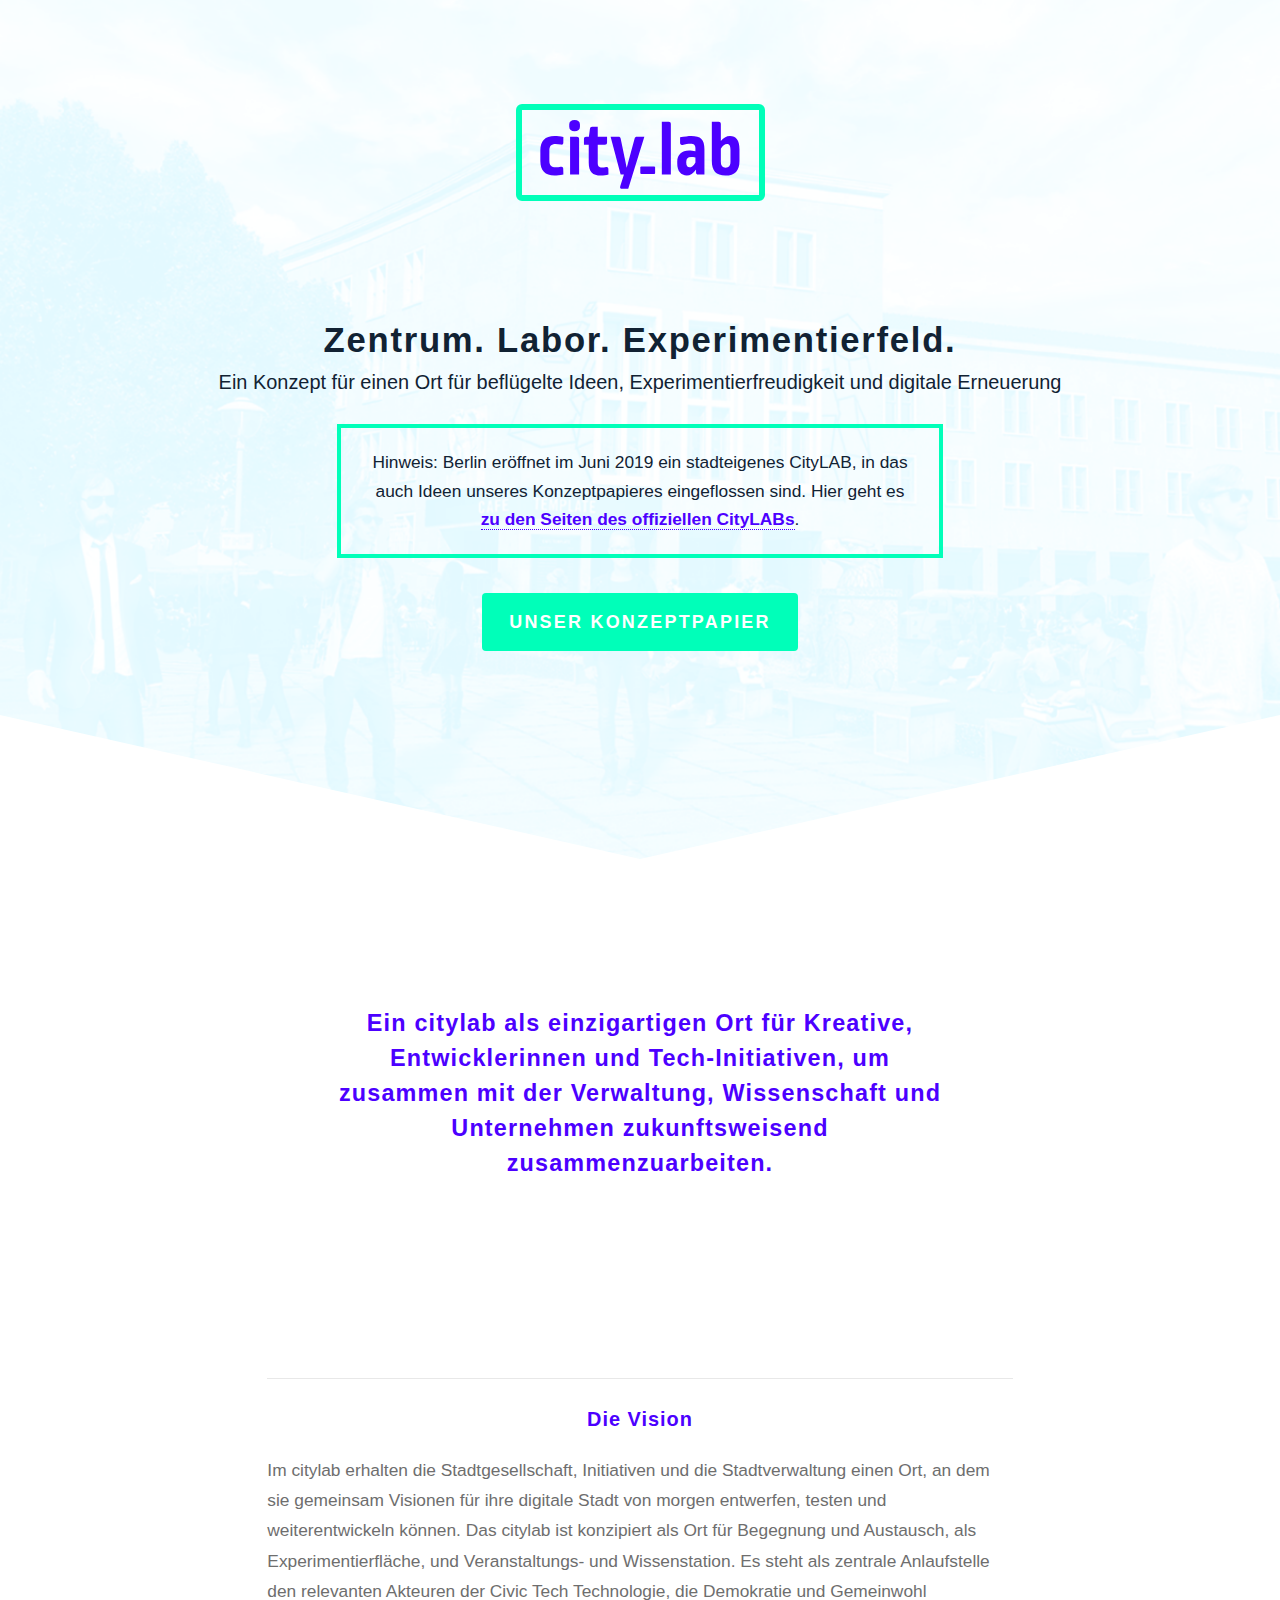
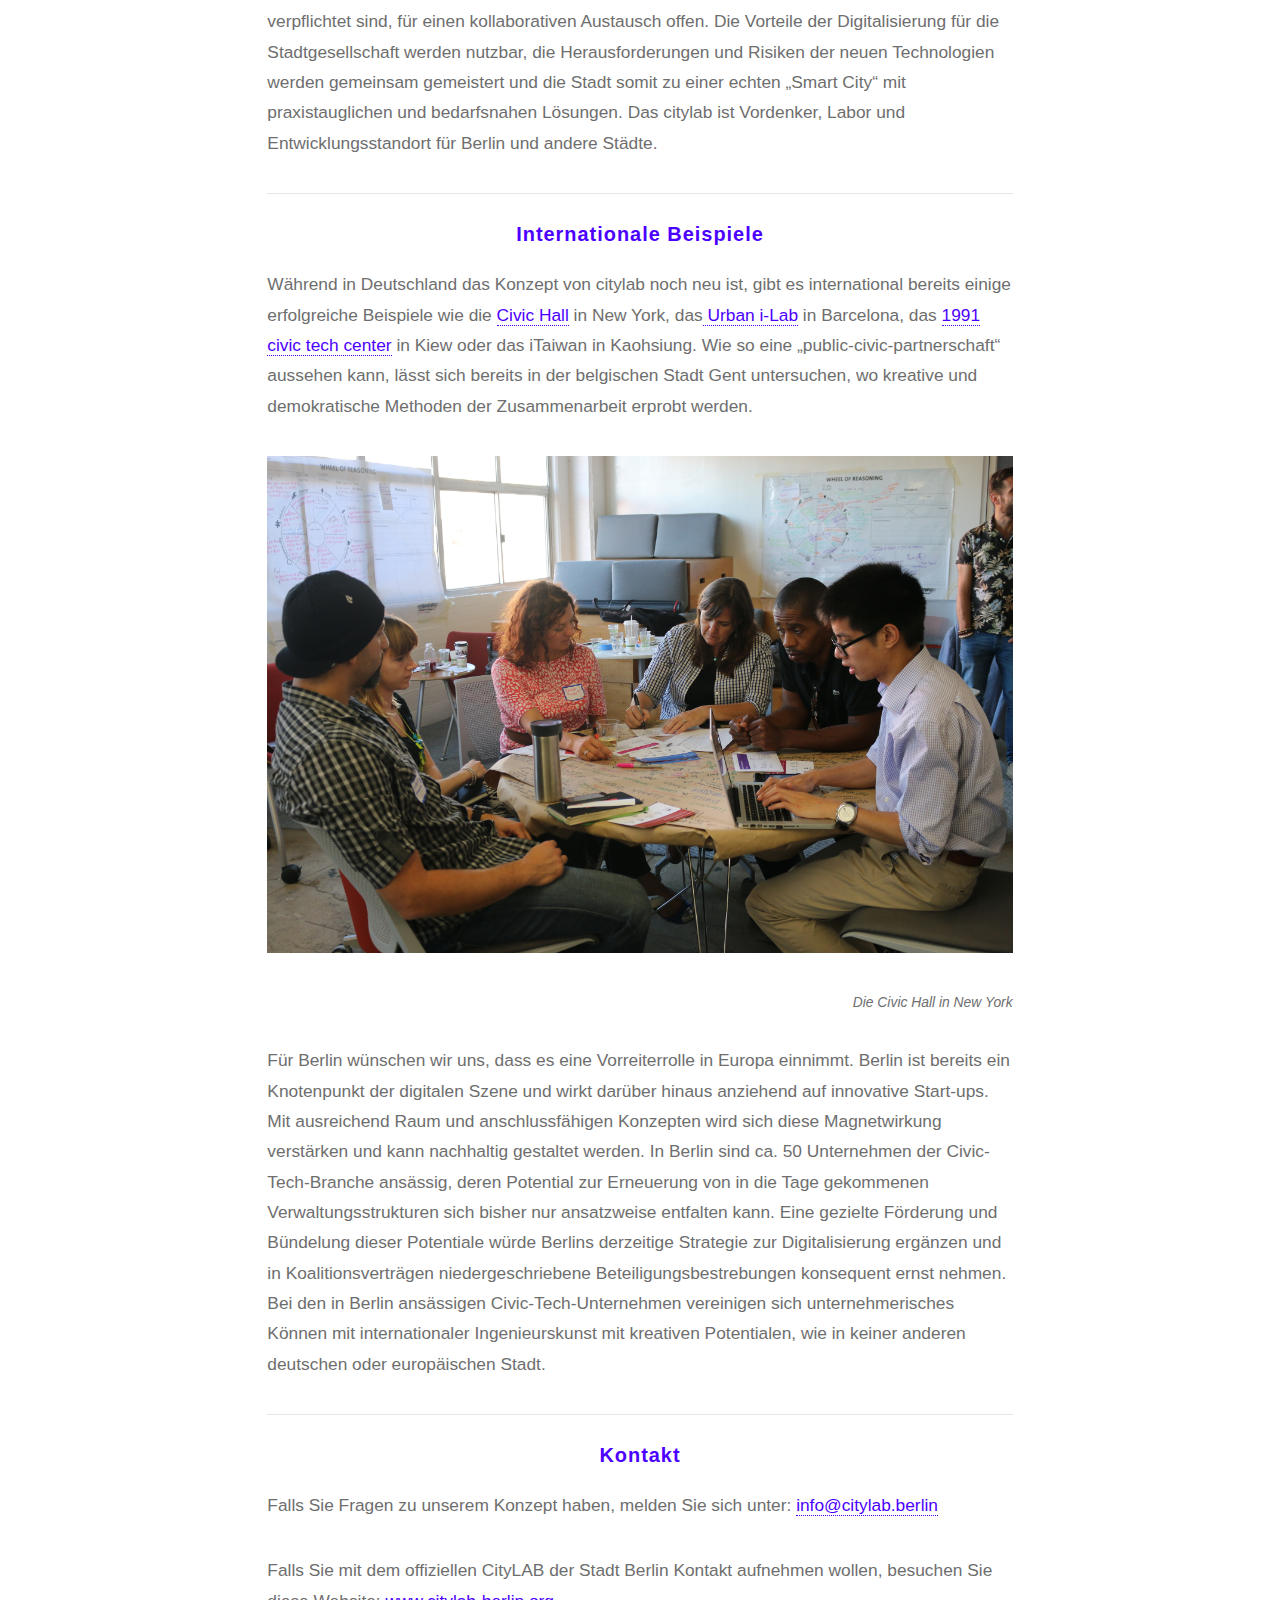
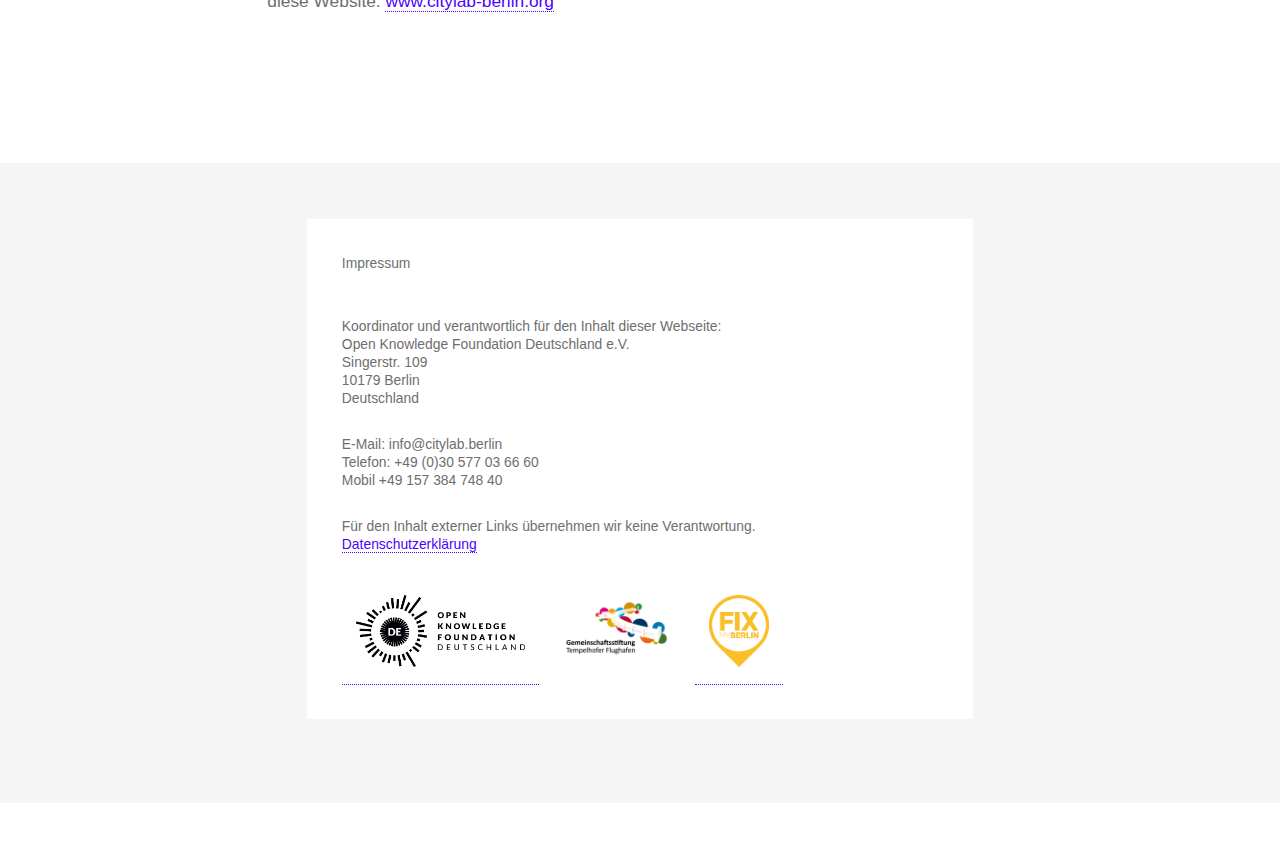
<file: index.html>
<!DOCTYPE HTML>
<!--
  Directive by HTML5 UP
  html5up.net | @ajlkn
  Free for personal and commercial use under the CCA 3.0 license (html5up.net/license)
-->
<html>
  <head>
    <title>citylab.berlin</title>
    <meta charset="utf-8" />
    <meta name="viewport" content="width=device-width, initial-scale=1" />
    <!--[if lte IE 8]><script src="assets/js/ie/html5shiv.js"></script><![endif]-->
    <link rel="stylesheet" href="assets/css/main.css" />
    <!--[if lte IE 8]><link rel="stylesheet" href="assets/css/ie8.css" /><![endif]-->
    <link rel="icon" type="image/ico" href="images/favicon.ico">
  </head>
  <body>

  <!-- Header -->
    <div id="header">
      <span class="logo"><img src="images/logo.svg" alt="Logo" /></span>
      <h1>Zentrum. Labor. Experimentierfeld.</h1>
      <p>
        Ein Konzept f&uumlr einen Ort f&uumlr befl&uumlgelte Ideen, Experimentierfreudigkeit und digitale Erneuerung
      </p>
      <p class="teaser">
        Hinweis: Berlin eröffnet im Juni 2019 ein stadteigenes CityLAB, in das auch Ideen unseres Konzeptpapieres eingeflossen sind. Hier geht es <b><a href="https://www.citylab-berlin.org/" target="_blank">zu den Seiten des offiziellen CityLABs</a></b>.
      </p>
      <p>
        <a href="docs/CityLabBerlin.pdf" class="button">Unser Konzeptpapier</a>
      </p>
    </div>

    <!-- Main -->
    <div id="main">

      <header class="major container 75%">
        <h2>Ein citylab als einzigartigen Ort f&uumlr Kreative, Entwicklerinnen und Tech-Initiativen, um zusammen mit der Verwaltung, Wissenschaft und Unternehmen zukunftsweisend zusammenzuarbeiten.
        </h2>
      </header>

      <div class="box container">
        <hr />
        <h3>Die Vision</h3>
        <p>Im citylab erhalten die Stadtgesellschaft, Initiativen und die Stadtverwaltung einen Ort, an dem sie gemeinsam Visionen für ihre digitale Stadt von morgen entwerfen, testen und weiterentwickeln können. Das citylab ist konzipiert als Ort für Begegnung und Austausch, als Experimentierfläche, und Veranstaltungs- und Wissenstation. Es steht als zentrale Anlaufstelle den relevanten Akteuren der Civic Tech Technologie, die Demokratie und Gemeinwohl verpflichtet sind, für einen kollaborativen Austausch offen. Die Vorteile der Digitalisierung für die Stadtgesellschaft werden nutzbar, die Herausforderungen und Risiken der neuen Technologien werden gemeinsam gemeistert und die Stadt somit zu einer echten „Smart City“ mit praxistauglichen und bedarfsnahen Lösungen. Das citylab ist Vordenker, Labor und Entwicklungsstandort für Berlin und andere Städte.</p>
        <hr />

        <h3>Internationale Beispiele </h3>
        <p>Während in Deutschland das Konzept von citylab noch neu ist, gibt es international bereits einige erfolgreiche Beispiele wie die <a href="https://civichall.org/" class="special">Civic Hall</a> in New York, das<a href="http://ajuntament.barcelona.cat/digital/en/digital-innovation/i-lab" class="special"> Urban i-Lab</a> in Barcelona, das <a href="https://www.1991.center/" class="special">1991 civic tech center</a> in Kiew oder das iTaiwan in Kaohsiung. Wie so eine „public-civic-partnerschaft“ aussehen kann, lässt sich bereits in der belgischen Stadt Gent untersuchen, wo kreative und demokratische Methoden der Zusammenarbeit erprobt werden.
        <img src="images/citylab-ny.jpg" class="image-fit " width="800">
        <p class="caption">Die Civic Hall in New York </p>
        <p>Für Berlin wünschen wir uns, dass es eine Vorreiterrolle in Europa einnimmt. Berlin ist bereits ein Knotenpunkt der digitalen Szene und wirkt darüber hinaus anziehend auf innovative Start-ups. Mit ausreichend Raum und anschlussfähigen Konzepten wird sich diese Magnetwirkung verstärken und kann nachhaltig gestaltet werden. In Berlin sind ca. 50 Unternehmen der Civic-Tech-Branche ansässig, deren Potential zur Erneuerung von in die Tage gekommenen Verwaltungsstrukturen sich bisher nur ansatzweise entfalten kann. Eine gezielte Förderung und Bündelung dieser Potentiale würde Berlins derzeitige Strategie zur Digitalisierung ergänzen und in Koalitionsverträgen niedergeschriebene Beteiligungsbestrebungen konsequent ernst nehmen. Bei den in Berlin ansässigen Civic-Tech-Unternehmen vereinigen sich unternehmerisches Können mit internationaler Ingenieurskunst mit kreativen Potentialen, wie in keiner anderen deutschen oder europäischen Stadt.</p>
        <hr />
        <h3>Kontakt</h3>
        <p>Falls Sie Fragen zu unserem Konzept haben, melden Sie sich unter: <a href="mailto:info@citylab.berlin">info@citylab.berlin</a></p>
        <p>Falls Sie mit dem offiziellen CityLAB der Stadt Berlin Kontakt aufnehmen wollen, besuchen Sie diese Website: <a href="https://www.citylab-berlin.org" target="_blank">www.citylab-berlin.org</a></p>
      </div>
      <div class="end">
        <div class="box container">
          <p>
          Impressum
          </p>
          <br>
          Koordinator und verantwortlich für den Inhalt dieser Webseite:<br>
          <p>
            Open Knowledge Foundation Deutschland e.V.<br>
            Singerstr. 109<br>
            10179 Berlin<br>
            Deutschland
          </p>

          <p>
            E-Mail: info@citylab.berlin<br>
            Telefon: +49 (0)30 577 03 66 60 <br>
            Mobil +49 157 384 748 40
          </p>

          <p>
            Für den Inhalt externer Links übernehmen wir keine Verantwortung.<br>
            <a href="https://okfn.de/impressum/">Datenschutzerklärung</a>
          </p>

          <div class="">
            <a href="https://okfn.de" target="_blank"><img class="thumbnail" height="100" src="images/okfde.png"></a>
            <img class="thumbnail" height="100" src="images/gemeinschaftsstiftung.jpg">
            <a href="https://fixmyberlin.de" target="_blank"><img class="thumbnail" height="100" src="images/fixmyberlin.png"></a>
        </div>
    </div>

    <!-- Scripts -->
      <script src="assets/js/jquery.min.js"></script>
      <script src="assets/js/skel.min.js"></script>
      <script src="assets/js/util.js"></script>
      <!--[if lte IE 8]><script src="assets/js/ie/respond.min.js"></script><![endif]-->
      <script src="assets/js/main.js"></script>

  </body>
</html>
</file>
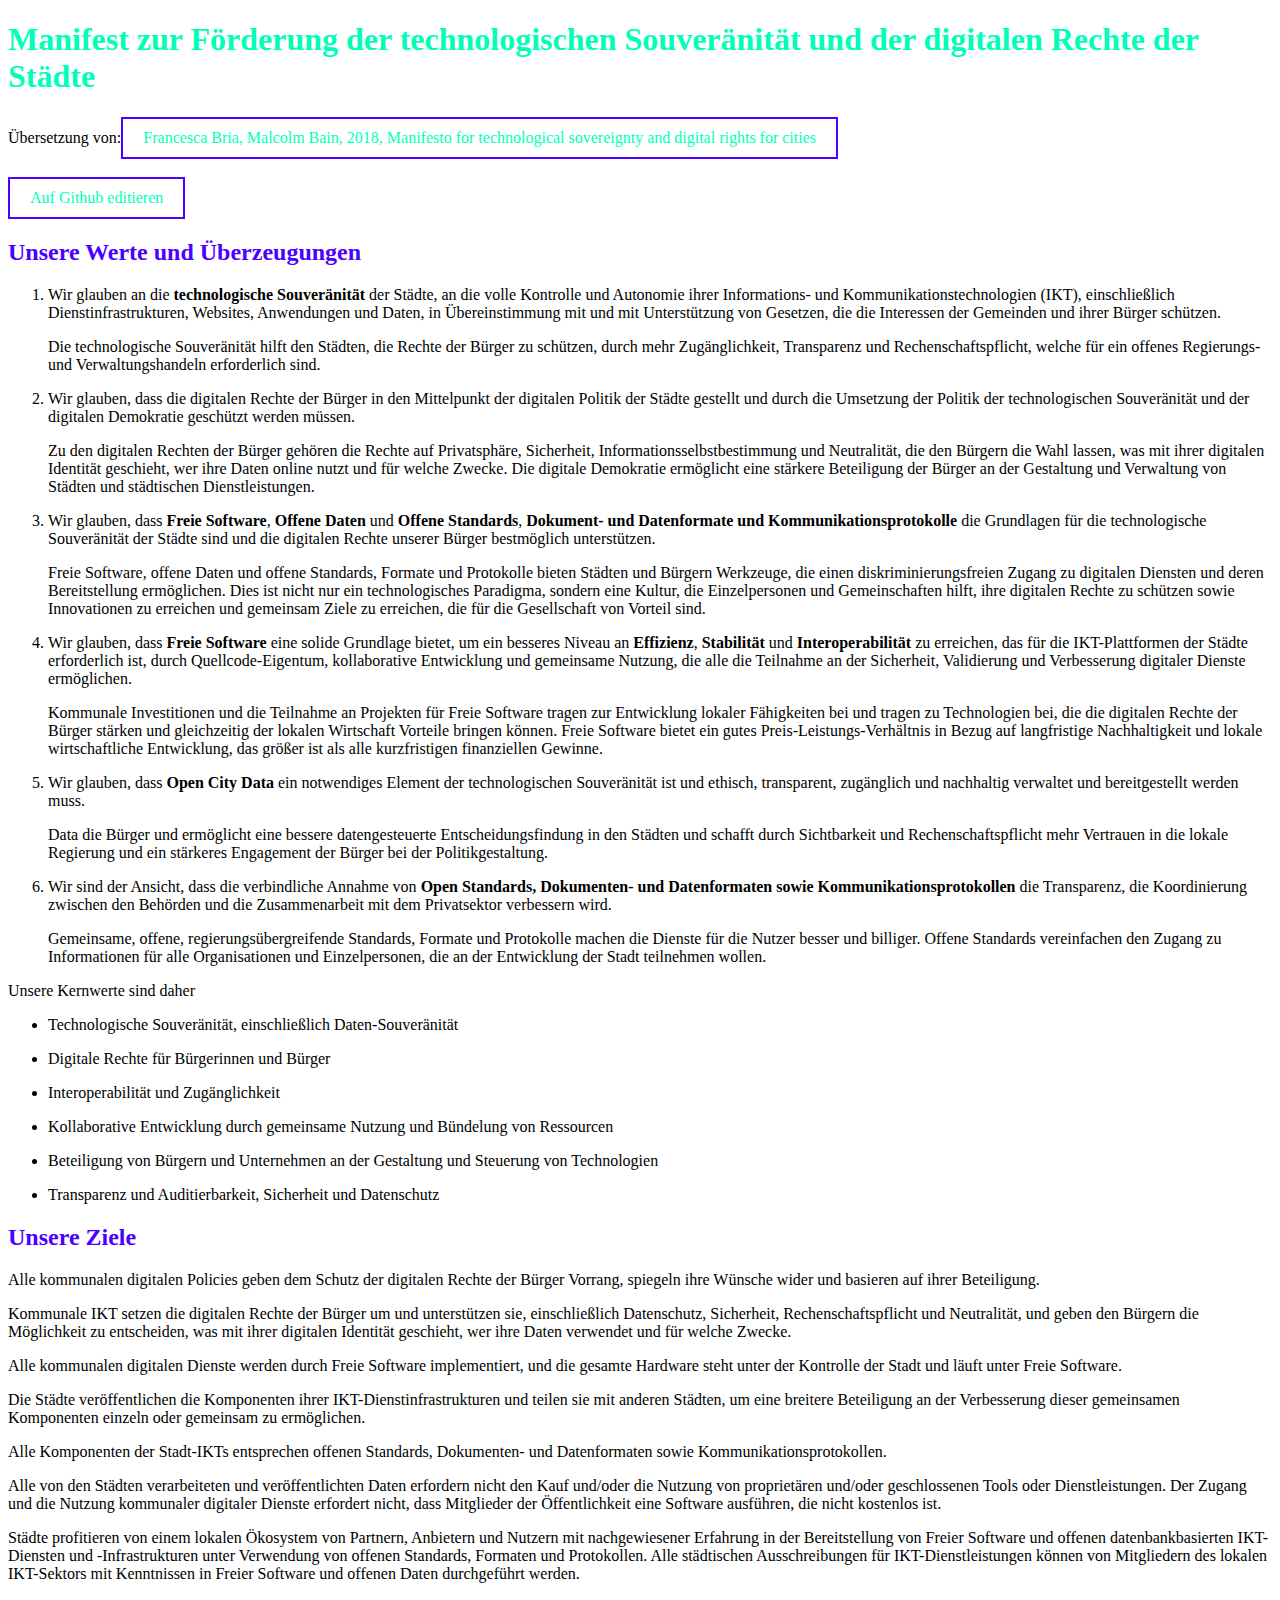
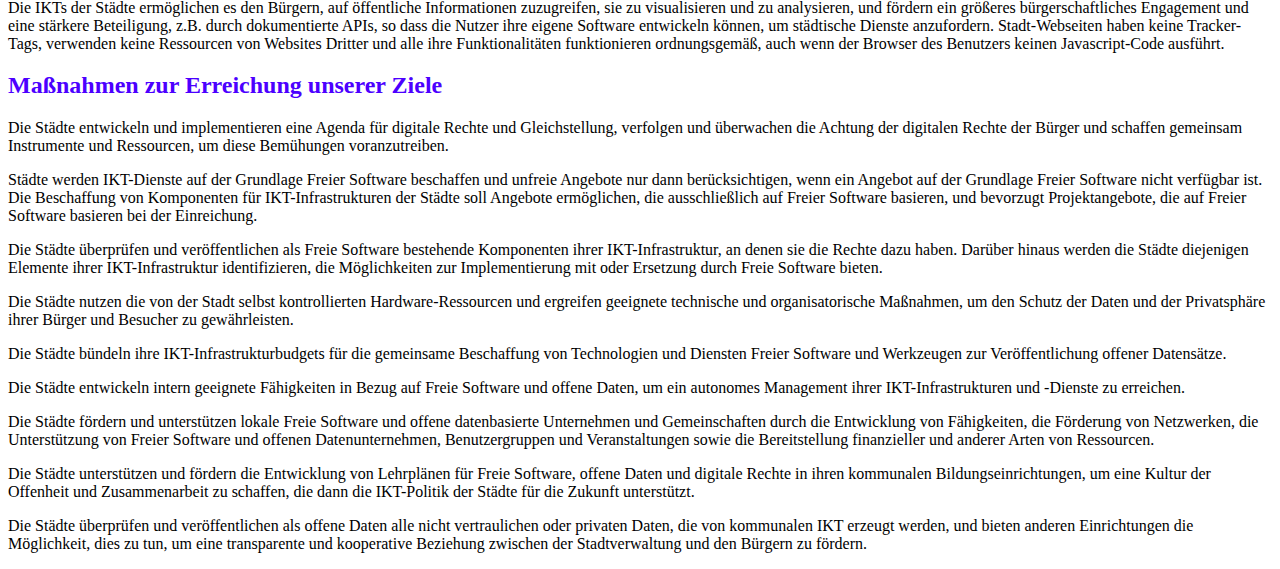
<file: docs/Tech-Souveraenitaets-Manifestv02.html>
<!DOCTYPE html>
<html lang="en">

<head>
  <meta charset="UTF-8">
  <!--[if IE]><meta http-equiv="X-UA-Compatible" content="IE=edge"><![endif]-->
  <meta name="viewport" content="width=device-width, initial-scale=1.0">
  <meta name="generator" content="Asciidoctor 1.5.4">
  <meta name="author" content="link:_attributes.adoc[]">
  <title>Manifest zur Förderung der technologischen Souveränität und der digitalen Rechte
    der Städte</title>
  <link rel="stylesheet" href="https://asciidoclive.com/assets/asciidoctor.js/css/asciidoctor.css">
  <style>
  h1 {
    color: #00FFB9;
  }
  h2, h3, #toctitle, .sidebarblock>.content>.title, h4, h5, h6 {
    color: #4C00FF;
  }
  #header>h1:first-child
    { 
      color: #00FFB9;
  }
    
  a:link, a:visited {
  background-color: white;
  color: #00FFB9;
  border: 2px solid #4C00FF;
  padding: 10px 20px;
  text-align: center;
  text-decoration: none;
  display: inline-block;
}
a:hover, a:active {
  background-color: #00FFB9;
  color: #4C00FF;
}
  </style>
</head>

<body class="article">
  <div id="header">
    <h1>Manifest zur Förderung der technologischen Souveränität und der digitalen Rechte
      der Städte</h1>
    <div class="details">
      <span id="author" class="author">Übersetzung von:<a href="https://www.barcelona.cat/digitalstandards/manifesto/0.2/"> Francesca Bria, Malcolm Bain, 2018, Manifesto for technological sovereignty and digital rights for cities</a><br><br>
       <a href="https://github.com/okfde/citylab.berlin/edit/master/docs/Tech-Souveraenitaets-Manifestv02.html">Auf Github editieren</a> 
      </span><br>
              </div>
  </div>
  <div id="content">
    <div id="preamble">
      <div class="sectionbody">
        <div class="paragraph">
         
        </div>
      </div>
    </div>
    <div class="sect1">
      <h2 id="_unsere_werte_und_berzeugungen">Unsere Werte und Überzeugungen</h2>
      <div class="sectionbody">
        <div class="olist arabic">
          <ol class="arabic">
            <li>
              <p>Wir glauben an die <strong>technologische Souveränität</strong> der
                Städte, an die volle Kontrolle und Autonomie ihrer Informations-
                und Kommunikationstechnologien (IKT), einschließlich Dienstinfrastrukturen,
                Websites, Anwendungen und Daten, in Übereinstimmung mit und mit Unterstützung
                von Gesetzen, die die Interessen der Gemeinden und ihrer Bürger schützen.</p>
              <div class="sidebarblock">
                <div class="content">
                  <div class="paragraph">
                    <p>Die technologische Souveränität hilft den Städten, die Rechte
                      der Bürger zu schützen, durch mehr Zugänglichkeit, Transparenz
                      und Rechenschaftspflicht, welche für ein offenes Regierungs-
                      und Verwaltungshandeln erforderlich sind.</p>
                  </div>
                </div>
              </div>
            </li>
            <li>
              <p>Wir glauben, dass die digitalen Rechte der Bürger in den Mittelpunkt
                der digitalen Politik der Städte gestellt und durch die Umsetzung
                der Politik der technologischen Souveränität und der digitalen Demokratie
                geschützt werden müssen.</p>
              <div class="sidebarblock">
                <div class="content">
                  <div class="paragraph">
                    <p>Zu den digitalen Rechten der Bürger gehören die Rechte auf Privatsphäre,
                      Sicherheit, Informationsselbstbestimmung und Neutralität, die
                      den Bürgern die Wahl lassen, was mit ihrer digitalen Identität
                      geschieht, wer ihre Daten online nutzt und für welche Zwecke.
                      Die digitale Demokratie ermöglicht eine stärkere Beteiligung
                      der Bürger an der Gestaltung und Verwaltung von Städten und
                      städtischen Dienstleistungen.</p>
                  </div>
                </div>
              </div>
            </li>
            <li>
              <p>Wir glauben, dass <strong>Freie Software</strong>, <strong>Offene Daten</strong>                und <strong>Offene Standards</strong>, <strong>Dokument- und Datenformate und
Kommunikationsprotokolle</strong> die Grundlagen für die technologische Souveränität
                der Städte sind und die digitalen Rechte unserer Bürger bestmöglich
                unterstützen.</p>
              <div class="sidebarblock">
                <div class="content">
                  <div class="paragraph">
                    <p>Freie Software, offene Daten und offene Standards, Formate und
                      Protokolle bieten Städten und Bürgern Werkzeuge, die einen
                      diskriminierungsfreien Zugang zu digitalen Diensten und deren
                      Bereitstellung ermöglichen. Dies ist nicht nur ein technologisches
                      Paradigma, sondern eine Kultur, die Einzelpersonen und Gemeinschaften
                      hilft, ihre digitalen Rechte zu schützen sowie Innovationen
                      zu erreichen und gemeinsam Ziele zu erreichen, die für die
                      Gesellschaft von Vorteil sind.</p>
                  </div>
                </div>
              </div>
            </li>
            <li>
              <p>Wir glauben, dass <strong>Freie Software</strong> eine solide Grundlage
                bietet, um ein besseres Niveau an <strong>Effizienz</strong>, <strong>Stabilität</strong>                und <strong>Interoperabilität</strong> zu erreichen, das für die
                IKT-Plattformen der Städte erforderlich ist, durch Quellcode-Eigentum,
                kollaborative Entwicklung und gemeinsame Nutzung, die alle die Teilnahme
                an der Sicherheit, Validierung und Verbesserung digitaler Dienste
                ermöglichen.</p>
              <div class="sidebarblock">
                <div class="content">
                  <div class="paragraph">
                    <p>Kommunale Investitionen und die Teilnahme an Projekten für Freie
                      Software tragen zur Entwicklung lokaler Fähigkeiten bei und
                      tragen zu Technologien bei, die die digitalen Rechte der Bürger
                      stärken und gleichzeitig der lokalen Wirtschaft Vorteile bringen
                      können. Freie Software bietet ein gutes Preis-Leistungs-Verhältnis
                      in Bezug auf langfristige Nachhaltigkeit und lokale wirtschaftliche
                      Entwicklung, das größer ist als alle kurzfristigen finanziellen
                      Gewinne.</p>
                  </div>
                </div>
              </div>
            </li>
            <li>
              <p>Wir glauben, dass <strong>Open City Data</strong> ein notwendiges Element
                der technologischen Souveränität ist und ethisch, transparent, zugänglich
                und nachhaltig verwaltet und bereitgestellt werden muss.</p>
              <div class="sidebarblock">
                <div class="content">
                  <div class="paragraph">
                    <p>Data die Bürger und ermöglicht eine bessere datengesteuerte Entscheidungsfindung
                      in den Städten und schafft durch Sichtbarkeit und Rechenschaftspflicht
                      mehr Vertrauen in die lokale Regierung und ein stärkeres Engagement
                      der Bürger bei der Politikgestaltung.</p>
                  </div>
                </div>
              </div>
            </li>
            <li>
              <p>Wir sind der Ansicht, dass die verbindliche Annahme von <strong>Open Standards, Dokumenten- und Datenformaten sowie
Kommunikationsprotokollen</strong> die Transparenz, die Koordinierung zwischen den
                Behörden und die Zusammenarbeit mit dem Privatsektor verbessern wird.</p>
              <div class="sidebarblock">
                <div class="content">
                  <div class="paragraph">
                    <p>Gemeinsame, offene, regierungsübergreifende Standards, Formate
                      und Protokolle machen die Dienste für die Nutzer besser und
                      billiger. Offene Standards vereinfachen den Zugang zu Informationen
                      für alle Organisationen und Einzelpersonen, die an der Entwicklung
                      der Stadt teilnehmen wollen.</p>
                  </div>
                </div>
              </div>
            </li>
          </ol>
        </div>
        <div class="paragraph">
          <p>Unsere Kernwerte sind daher</p>
        </div>
        <div class="ulist">
          <ul>
            <li>
              <p>Technologische Souveränität, einschließlich Daten-Souveränität</p>
            </li>
            <li>
              <p>Digitale Rechte für Bürgerinnen und Bürger</p>
            </li>
            <li>
              <p>Interoperabilität und Zugänglichkeit</p>
            </li>
            <li>
              <p>Kollaborative Entwicklung durch gemeinsame Nutzung und Bündelung von
                Ressourcen</p>
            </li>
            <li>
              <p>Beteiligung von Bürgern und Unternehmen an der Gestaltung und Steuerung
                von Technologien</p>
            </li>
            <li>
              <p>Transparenz und Auditierbarkeit, Sicherheit und Datenschutz</p>
            </li>
          </ul>
        </div>
      </div>
    </div>
    <div class="sect1">
      <h2 id="_unsere_ziele">Unsere Ziele</h2>
      <div class="sectionbody">
        <div class="sidebarblock">
          <div class="content">
            <div class="paragraph">
              <p>Alle kommunalen digitalen Policies geben dem Schutz der digitalen Rechte
                der Bürger Vorrang, spiegeln ihre Wünsche wider und basieren auf
                ihrer Beteiligung.</p>
            </div>
          </div>
        </div>
        <div class="sidebarblock">
          <div class="content">
            <div class="paragraph">
              <p>Kommunale IKT setzen die digitalen Rechte der Bürger um und unterstützen
                sie, einschließlich Datenschutz, Sicherheit, Rechenschaftspflicht
                und Neutralität, und geben den Bürgern die Möglichkeit zu entscheiden,
                was mit ihrer digitalen Identität geschieht, wer ihre Daten verwendet
                und für welche Zwecke.</p>
            </div>
          </div>
        </div>
        <div class="sidebarblock">
          <div class="content">
            <div class="paragraph">
              <p>Alle kommunalen digitalen Dienste werden durch Freie Software implementiert,
                und die gesamte Hardware steht unter der Kontrolle der Stadt und
                läuft unter Freie Software.</p>
            </div>
          </div>
        </div>
        <div class="sidebarblock">
          <div class="content">
            <div class="paragraph">
              <p>Die Städte veröffentlichen die Komponenten ihrer IKT-Dienstinfrastrukturen
                und teilen sie mit anderen Städten, um eine breitere Beteiligung
                an der Verbesserung dieser gemeinsamen Komponenten einzeln oder gemeinsam
                zu ermöglichen.</p>
            </div>
          </div>
        </div>
        <div class="sidebarblock">
          <div class="content">
            <div class="paragraph">
              <p>Alle Komponenten der Stadt-IKTs entsprechen offenen Standards, Dokumenten-
                und Datenformaten sowie Kommunikationsprotokollen.</p>
            </div>
          </div>
        </div>
        <div class="sidebarblock">
          <div class="content">
            <div class="paragraph">
              <p>Alle von den Städten verarbeiteten und veröffentlichten Daten erfordern
                nicht den Kauf und/oder die Nutzung von proprietären und/oder geschlossenen
                Tools oder Dienstleistungen. Der Zugang und die Nutzung kommunaler
                digitaler Dienste erfordert nicht, dass Mitglieder der Öffentlichkeit
                eine Software ausführen, die nicht kostenlos ist.</p>
            </div>
          </div>
        </div>
        <div class="sidebarblock">
          <div class="content">
            <div class="paragraph">
              <p>Städte profitieren von einem lokalen Ökosystem von Partnern, Anbietern
                und Nutzern mit nachgewiesener Erfahrung in der Bereitstellung von
                Freier Software und offenen datenbankbasierten IKT-Diensten und -Infrastrukturen
                unter Verwendung von offenen Standards, Formaten und Protokollen.
                Alle städtischen Ausschreibungen für IKT-Dienstleistungen können
                von Mitgliedern des lokalen IKT-Sektors mit Kenntnissen in Freier
                Software und offenen Daten durchgeführt werden.</p>
            </div>
          </div>
        </div>
        <div class="sidebarblock">
          <div class="content">
            <div class="paragraph">
              <p>Die IKTs der Städte ermöglichen es den Bürgern, auf öffentliche Informationen
                zuzugreifen, sie zu visualisieren und zu analysieren, und fördern
                ein größeres bürgerschaftliches Engagement und eine stärkere Beteiligung,
                z.B. durch dokumentierte APIs, so dass die Nutzer ihre eigene Software
                entwickeln können, um städtische Dienste anzufordern. Stadt-Webseiten
                haben keine Tracker-Tags, verwenden keine Ressourcen von Websites
                Dritter und alle ihre Funktionalitäten funktionieren ordnungsgemäß,
                auch wenn der Browser des Benutzers keinen Javascript-Code ausführt.</p>
            </div>
          </div>
        </div>
      </div>
    </div>
    <div class="sect1">
      <h2 id="_ma_nahmen_zur_erreichung_unserer_ziele">Maßnahmen zur Erreichung unserer Ziele</h2>
      <div class="sectionbody">
        <div class="sidebarblock">
          <div class="content">
            <div class="paragraph">
              <p>Die Städte entwickeln und implementieren eine Agenda für digitale Rechte
                und Gleichstellung, verfolgen und überwachen die Achtung der digitalen
                Rechte der Bürger und schaffen gemeinsam Instrumente und Ressourcen,
                um diese Bemühungen voranzutreiben.</p>
            </div>
          </div>
        </div>
        <div class="sidebarblock">
          <div class="content">
            <div class="paragraph">
              <p>Städte werden IKT-Dienste auf der Grundlage Freier Software beschaffen
                und unfreie Angebote nur dann berücksichtigen, wenn ein Angebot auf
                der Grundlage Freier Software nicht verfügbar ist. Die Beschaffung
                von Komponenten für IKT-Infrastrukturen der Städte soll Angebote
                ermöglichen, die ausschließlich auf Freier Software basieren, und
                bevorzugt Projektangebote, die auf Freier Software basieren bei der
                Einreichung.</p>
            </div>
          </div>
        </div>
        <div class="sidebarblock">
          <div class="content">
            <div class="paragraph">
              <p>Die Städte überprüfen und veröffentlichen als Freie Software bestehende
                Komponenten ihrer IKT-Infrastruktur, an denen sie die Rechte dazu
                haben. Darüber hinaus werden die Städte diejenigen Elemente ihrer
                IKT-Infrastruktur identifizieren, die Möglichkeiten zur Implementierung
                mit oder Ersetzung durch Freie Software bieten.</p>
            </div>
          </div>
        </div>
        <div class="sidebarblock">
          <div class="content">
            <div class="paragraph">
              <p>Die Städte nutzen die von der Stadt selbst kontrollierten Hardware-Ressourcen
                und ergreifen geeignete technische und organisatorische Maßnahmen,
                um den Schutz der Daten und der Privatsphäre ihrer Bürger und Besucher
                zu gewährleisten.</p>
            </div>
          </div>
        </div>
        <div class="sidebarblock">
          <div class="content">
            <div class="paragraph">
              <p>Die Städte bündeln ihre IKT-Infrastrukturbudgets für die gemeinsame
                Beschaffung von Technologien und Diensten Freier Software und Werkzeugen
                zur Veröffentlichung offener Datensätze.</p>
            </div>
          </div>
        </div>
        <div class="sidebarblock">
          <div class="content">
            <div class="paragraph">
              <p>Die Städte entwickeln intern geeignete Fähigkeiten in Bezug auf Freie
                Software und offene Daten, um ein autonomes Management ihrer IKT-Infrastrukturen
                und -Dienste zu erreichen.</p>
            </div>
          </div>
        </div>
        <div class="sidebarblock">
          <div class="content">
            <div class="paragraph">
              <p>Die Städte fördern und unterstützen lokale Freie Software und offene
                datenbasierte Unternehmen und Gemeinschaften durch die Entwicklung
                von Fähigkeiten, die Förderung von Netzwerken, die Unterstützung
                von Freier Software und offenen Datenunternehmen, Benutzergruppen
                und Veranstaltungen sowie die Bereitstellung finanzieller und anderer
                Arten von Ressourcen.</p>
            </div>
          </div>
        </div>
        <div class="sidebarblock">
          <div class="content">
            <div class="paragraph">
              <p>Die Städte unterstützen und fördern die Entwicklung von Lehrplänen
                für Freie Software, offene Daten und digitale Rechte in ihren kommunalen
                Bildungseinrichtungen, um eine Kultur der Offenheit und Zusammenarbeit
                zu schaffen, die dann die IKT-Politik der Städte für die Zukunft
                unterstützt.</p>
            </div>
          </div>
        </div>
        <div class="sidebarblock">
          <div class="content">
            <div class="paragraph">
              <p>Die Städte überprüfen und veröffentlichen als offene Daten alle nicht
                vertraulichen oder privaten Daten, die von kommunalen IKT erzeugt
                werden, und bieten anderen Einrichtungen die Möglichkeit, dies zu
                tun, um eine transparente und kooperative Beziehung zwischen der
                Stadtverwaltung und den Bürgern zu fördern.</p>
            </div>
          </div>
        </div>
      </div>
    </div>
  </div>
</body>

</html>
</file>
<file: assets/css/ie8.css>
/*
	Directive by HTML5 UP
	html5up.net | @ajlkn
	Free for personal and commercial use under the CCA 3.0 license (html5up.net/license)
*/

/* Basic */

	hr {
		border-top: solid 1px #cccccc;
	}

	blockquote {
		border-left: solid 0.5em #cccccc;
	}

/* Section/Article */

	header.major {
		border-color: #cccccc;
	}

		header.major p {
			border-top: solid 1px #cccccc;
		}

	footer.major {
		border-color: #cccccc;
	}

/* Button */

	input[type="submit"],
	input[type="reset"],
	input[type="button"],
	.button {
		position: relative;
		-ms-behavior: url("assets/js/ie/PIE.htc");
	}

		input[type="submit"].alt,
		input[type="reset"].alt,
		input[type="button"].alt,
		.button.alt {
			border: solid 1px #cccccc;
		}

/* Form */

	input[type="text"],
	input[type="password"],
	input[type="email"],
	select,
	textarea {
		position: relative;
		border: solid 1px #cccccc;
		-ms-behavior: url("assets/js/ie/PIE.htc");
	}

/* Image */

	.image {
		border: 0;
		display: inline-block;
		position: relative;
	}

		.image:after {
			display: none;
		}

/* Box */

	.box {
		border: solid 1px #cccccc;
	}

/* Header */

	#header {
		background-image: url("../../images/header.jpg") !important;
		background-size: cover !important;
		background-position: scroll !important;
		-ms-behavior: url("assets/js/ie/backgroundsize.min.htc");
		padding: 8em 0 !important;
		color: #ffffff;
	}

		#header a {
			color: inherit;
		}

		#header:before {
			content: '';
			background-image: url("images/overlay.png");
			position: absolute;
			left: 0;
			top: 0;
			width: 100%;
			height: 100%;
			display: block;
			z-index: 0;
		}

		#header > * {
			position: relative;
			z-index: 1;
		}

		#header .logo {
			-ms-behavior: url("assets/js/ie/PIE.htc");
		}

/* Footer */

	#footer {
		background-image: none !important;
		margin-top: 0 !important;
		padding: 4em 0 !important;
		color: #ffffff;
	}

/* Main */

	#main {
		padding: 4em 0;
	}
</file>
<file: assets/css/main.css>
/*
	Directive by HTML5 UP
	html5up.net | @ajlkn
	Free for personal and commercial use under the CCA 3.0 license (html5up.net/license)
*/

/* Reset */

	html, body, div, span, applet, object, iframe, h1, h2, h3, h4, h5, h6, p, blockquote, pre, a, abbr, acronym, address, big, cite, code, del, dfn, em, img, ins, kbd, q, s, samp, small, strike, strong, sub, sup, tt, var, b, u, i, center, dl, dt, dd, ol, ul, li, fieldset, form, label, legend, table, caption, tbody, tfoot, thead, tr, th, td, article, aside, canvas, details, embed, figure, figcaption, footer, header, hgroup, menu, nav, output, ruby, section, summary, time, mark, audio, video {
		margin: 0;
		padding: 0;
		border: 0;
		font-size: 100%;
		font: inherit;
		vertical-align: baseline;
	}

	article, aside, details, figcaption, figure, footer, header, hgroup, menu, nav, section {
		display: block;
	}

	body {
		line-height: 1;
	}

	ol, ul {
		list-style: none;
	}

	blockquote, q {
		quotes: none;
	}

	blockquote:before, blockquote:after, q:before, q:after {
		content: '';
		content: none;
	}

	table {
		border-collapse: collapse;
		border-spacing: 0;
	}

	body {
		-webkit-text-size-adjust: none;
	}

/* Box Model */

	*, *:before, *:after {
		-moz-box-sizing: border-box;
		-webkit-box-sizing: border-box;
		box-sizing: border-box;
	}

/* Containers */

	.container {
		margin-left: auto;
		margin-right: auto;
	}

	.container.\31 25\25 {
		width: 100%;
		max-width: 63.75em;
		min-width: 51em;
	}

	.container.\37 5\25 {
		width: 38.25em;
	}

	.container.\35 0\25 {
		width: 25.5em;
	}

	.container.\32 5\25 {
		width: 12.75em;
	}

	.container {
		width: 51em;
	}

	@media screen and (max-width: 1680px) {

		.container.\31 25\25 {
			width: 100%;
			max-width: 63.75em;
			min-width: 51em;
		}

		.container.\37 5\25 {
			width: 38.25em;
		}

		.container.\35 0\25 {
			width: 25.5em;
		}

		.container.\32 5\25 {
			width: 12.75em;
		}

		.container {
			width: 51em;
		}

	}

	@media screen and (max-width: 1280px) {

		.container.\31 25\25 {
			width: 100%;
			max-width: 60em;
			min-width: 48em;
		}

		.container.\37 5\25 {
			width: 36em;
		}

		.container.\35 0\25 {
			width: 24em;
		}

		.container.\32 5\25 {
			width: 12em;
		}

		.container {
			width: 48em;
		}

	}

	@media screen and (max-width: 980px) {

		.container.\31 25\25 {
			width: 100%;
			max-width: 118.75%;
			min-width: 95%;
		}

		.container.\37 5\25 {
			width: 71.25%;
		}

		.container.\35 0\25 {
			width: 47.5%;
		}

		.container.\32 5\25 {
			width: 23.75%;
		}

		.container {
			width: 95%;
		}

	}

	@media screen and (max-width: 840px) {

		.container.\31 25\25 {
			width: 100%;
			max-width: 118.75%;
			min-width: 95%;
		}

		.container.\37 5\25 {
			width: 71.25%;
		}

		.container.\35 0\25 {
			width: 47.5%;
		}

		.container.\32 5\25 {
			width: 23.75%;
		}

		.container {
			width: 95% !important;
		}

	}

	@media screen and (max-width: 736px) {

		.container.\31 25\25 {
			width: 100%;
			max-width: 112.5%;
			min-width: 90%;
		}

		.container.\37 5\25 {
			width: 67.5%;
		}

		.container.\35 0\25 {
			width: 45%;
		}

		.container.\32 5\25 {
			width: 22.5%;
		}

		.container {
			width: 90% !important;
		}

	}

	@media screen and (max-width: 480px) {

		.container.\31 25\25 {
			width: 100%;
			max-width: 125%;
			min-width: 100%;
		}

		.container.\37 5\25 {
			width: 75%;
		}

		.container.\35 0\25 {
			width: 50%;
		}

		.container.\32 5\25 {
			width: 25%;
		}

		.container {
			width: 100% !important;
		}

	}

/* Grid */

	.row {
		border-bottom: solid 1px transparent;
		-moz-box-sizing: border-box;
		-webkit-box-sizing: border-box;
		box-sizing: border-box;
	}

	.row > * {
		float: left;
		-moz-box-sizing: border-box;
		-webkit-box-sizing: border-box;
		box-sizing: border-box;
	}

	.row:after, .row:before {
		content: '';
		display: block;
		clear: both;
		height: 0;
	}

	.row.uniform > * > :first-child {
		margin-top: 0;
	}

	.row.uniform > * > :last-child {
		margin-bottom: 0;
	}

	.row.\30 \25 > * {
		padding: 0px 0 0 0px;
	}

	.row.\30 \25 {
		margin: 0px 0 -1px 0px;
	}

	.row.uniform.\30 \25 > * {
		padding: 0px 0 0 0px;
	}

	.row.uniform.\30 \25 {
		margin: 0px 0 -1px 0px;
	}

	.row > * {
		padding: 30px 0 0 30px;
	}

	.row {
		margin: -30px 0 -1px -30px;
	}

	.row.uniform > * {
		padding: 30px 0 0 30px;
	}

	.row.uniform {
		margin: -30px 0 -1px -30px;
	}

	.row.\32 00\25 > * {
		padding: 60px 0 0 60px;
	}

	.row.\32 00\25 {
		margin: -60px 0 -1px -60px;
	}

	.row.uniform.\32 00\25 > * {
		padding: 60px 0 0 60px;
	}

	.row.uniform.\32 00\25 {
		margin: -60px 0 -1px -60px;
	}

	.row.\31 50\25 > * {
		padding: 45px 0 0 45px;
	}

	.row.\31 50\25 {
		margin: -45px 0 -1px -45px;
	}

	.row.uniform.\31 50\25 > * {
		padding: 45px 0 0 45px;
	}

	.row.uniform.\31 50\25 {
		margin: -45px 0 -1px -45px;
	}

	.row.\35 0\25 > * {
		padding: 15px 0 0 15px;
	}

	.row.\35 0\25 {
		margin: -15px 0 -1px -15px;
	}

	.row.uniform.\35 0\25 > * {
		padding: 15px 0 0 15px;
	}

	.row.uniform.\35 0\25 {
		margin: -15px 0 -1px -15px;
	}

	.row.\32 5\25 > * {
		padding: 7.5px 0 0 7.5px;
	}

	.row.\32 5\25 {
		margin: -7.5px 0 -1px -7.5px;
	}

	.row.uniform.\32 5\25 > * {
		padding: 7.5px 0 0 7.5px;
	}

	.row.uniform.\32 5\25 {
		margin: -7.5px 0 -1px -7.5px;
	}

	.\31 2u, .\31 2u\24 {
		width: 100%;
		clear: none;
		margin-left: 0;
	}

	.\31 1u, .\31 1u\24 {
		width: 91.6666666667%;
		clear: none;
		margin-left: 0;
	}

	.\31 0u, .\31 0u\24 {
		width: 83.3333333333%;
		clear: none;
		margin-left: 0;
	}

	.\39 u, .\39 u\24 {
		width: 75%;
		clear: none;
		margin-left: 0;
	}

	.\38 u, .\38 u\24 {
		width: 66.6666666667%;
		clear: none;
		margin-left: 0;
	}

	.\37 u, .\37 u\24 {
		width: 58.3333333333%;
		clear: none;
		margin-left: 0;
	}

	.\36 u, .\36 u\24 {
		width: 50%;
		clear: none;
		margin-left: 0;
	}

	.\35 u, .\35 u\24 {
		width: 41.6666666667%;
		clear: none;
		margin-left: 0;
	}

	.\34 u, .\34 u\24 {
		width: 33.3333333333%;
		clear: none;
		margin-left: 0;
	}

	.\33 u, .\33 u\24 {
		width: 25%;
		clear: none;
		margin-left: 0;
	}

	.\32 u, .\32 u\24 {
		width: 16.6666666667%;
		clear: none;
		margin-left: 0;
	}

	.\31 u, .\31 u\24 {
		width: 8.3333333333%;
		clear: none;
		margin-left: 0;
	}

	.\31 2u\24 + *,
	.\31 1u\24 + *,
	.\31 0u\24 + *,
	.\39 u\24 + *,
	.\38 u\24 + *,
	.\37 u\24 + *,
	.\36 u\24 + *,
	.\35 u\24 + *,
	.\34 u\24 + *,
	.\33 u\24 + *,
	.\32 u\24 + *,
	.\31 u\24 + * {
		clear: left;
	}

	.\-11u {
		margin-left: 91.66667%;
	}

	.\-10u {
		margin-left: 83.33333%;
	}

	.\-9u {
		margin-left: 75%;
	}

	.\-8u {
		margin-left: 66.66667%;
	}

	.\-7u {
		margin-left: 58.33333%;
	}

	.\-6u {
		margin-left: 50%;
	}

	.\-5u {
		margin-left: 41.66667%;
	}

	.\-4u {
		margin-left: 33.33333%;
	}

	.\-3u {
		margin-left: 25%;
	}

	.\-2u {
		margin-left: 16.66667%;
	}

	.\-1u {
		margin-left: 8.33333%;
	}

	@media screen and (max-width: 1680px) {

		.row > * {
			padding: 30px 0 0 30px;
		}

		.row {
			margin: -30px 0 -1px -30px;
		}

		.row.uniform > * {
			padding: 30px 0 0 30px;
		}

		.row.uniform {
			margin: -30px 0 -1px -30px;
		}

		.row.\32 00\25 > * {
			padding: 60px 0 0 60px;
		}

		.row.\32 00\25 {
			margin: -60px 0 -1px -60px;
		}

		.row.uniform.\32 00\25 > * {
			padding: 60px 0 0 60px;
		}

		.row.uniform.\32 00\25 {
			margin: -60px 0 -1px -60px;
		}

		.row.\31 50\25 > * {
			padding: 45px 0 0 45px;
		}

		.row.\31 50\25 {
			margin: -45px 0 -1px -45px;
		}

		.row.uniform.\31 50\25 > * {
			padding: 45px 0 0 45px;
		}

		.row.uniform.\31 50\25 {
			margin: -45px 0 -1px -45px;
		}

		.row.\35 0\25 > * {
			padding: 15px 0 0 15px;
		}

		.row.\35 0\25 {
			margin: -15px 0 -1px -15px;
		}

		.row.uniform.\35 0\25 > * {
			padding: 15px 0 0 15px;
		}

		.row.uniform.\35 0\25 {
			margin: -15px 0 -1px -15px;
		}

		.row.\32 5\25 > * {
			padding: 7.5px 0 0 7.5px;
		}

		.row.\32 5\25 {
			margin: -7.5px 0 -1px -7.5px;
		}

		.row.uniform.\32 5\25 > * {
			padding: 7.5px 0 0 7.5px;
		}

		.row.uniform.\32 5\25 {
			margin: -7.5px 0 -1px -7.5px;
		}

		.\31 2u\28wide\29, .\31 2u\24\28wide\29 {
			width: 100%;
			clear: none;
			margin-left: 0;
		}

		.\31 1u\28wide\29, .\31 1u\24\28wide\29 {
			width: 91.6666666667%;
			clear: none;
			margin-left: 0;
		}

		.\31 0u\28wide\29, .\31 0u\24\28wide\29 {
			width: 83.3333333333%;
			clear: none;
			margin-left: 0;
		}

		.\39 u\28wide\29, .\39 u\24\28wide\29 {
			width: 75%;
			clear: none;
			margin-left: 0;
		}

		.\38 u\28wide\29, .\38 u\24\28wide\29 {
			width: 66.6666666667%;
			clear: none;
			margin-left: 0;
		}

		.\37 u\28wide\29, .\37 u\24\28wide\29 {
			width: 58.3333333333%;
			clear: none;
			margin-left: 0;
		}

		.\36 u\28wide\29, .\36 u\24\28wide\29 {
			width: 50%;
			clear: none;
			margin-left: 0;
		}

		.\35 u\28wide\29, .\35 u\24\28wide\29 {
			width: 41.6666666667%;
			clear: none;
			margin-left: 0;
		}

		.\34 u\28wide\29, .\34 u\24\28wide\29 {
			width: 33.3333333333%;
			clear: none;
			margin-left: 0;
		}

		.\33 u\28wide\29, .\33 u\24\28wide\29 {
			width: 25%;
			clear: none;
			margin-left: 0;
		}

		.\32 u\28wide\29, .\32 u\24\28wide\29 {
			width: 16.6666666667%;
			clear: none;
			margin-left: 0;
		}

		.\31 u\28wide\29, .\31 u\24\28wide\29 {
			width: 8.3333333333%;
			clear: none;
			margin-left: 0;
		}

		.\31 2u\24\28wide\29 + *,
		.\31 1u\24\28wide\29 + *,
		.\31 0u\24\28wide\29 + *,
		.\39 u\24\28wide\29 + *,
		.\38 u\24\28wide\29 + *,
		.\37 u\24\28wide\29 + *,
		.\36 u\24\28wide\29 + *,
		.\35 u\24\28wide\29 + *,
		.\34 u\24\28wide\29 + *,
		.\33 u\24\28wide\29 + *,
		.\32 u\24\28wide\29 + *,
		.\31 u\24\28wide\29 + * {
			clear: left;
		}

		.\-11u\28wide\29 {
			margin-left: 91.66667%;
		}

		.\-10u\28wide\29 {
			margin-left: 83.33333%;
		}

		.\-9u\28wide\29 {
			margin-left: 75%;
		}

		.\-8u\28wide\29 {
			margin-left: 66.66667%;
		}

		.\-7u\28wide\29 {
			margin-left: 58.33333%;
		}

		.\-6u\28wide\29 {
			margin-left: 50%;
		}

		.\-5u\28wide\29 {
			margin-left: 41.66667%;
		}

		.\-4u\28wide\29 {
			margin-left: 33.33333%;
		}

		.\-3u\28wide\29 {
			margin-left: 25%;
		}

		.\-2u\28wide\29 {
			margin-left: 16.66667%;
		}

		.\-1u\28wide\29 {
			margin-left: 8.33333%;
		}

	}

	@media screen and (max-width: 1280px) {

		.row > * {
			padding: 30px 0 0 30px;
		}

		.row {
			margin: -30px 0 -1px -30px;
		}

		.row.uniform > * {
			padding: 30px 0 0 30px;
		}

		.row.uniform {
			margin: -30px 0 -1px -30px;
		}

		.row.\32 00\25 > * {
			padding: 60px 0 0 60px;
		}

		.row.\32 00\25 {
			margin: -60px 0 -1px -60px;
		}

		.row.uniform.\32 00\25 > * {
			padding: 60px 0 0 60px;
		}

		.row.uniform.\32 00\25 {
			margin: -60px 0 -1px -60px;
		}

		.row.\31 50\25 > * {
			padding: 45px 0 0 45px;
		}

		.row.\31 50\25 {
			margin: -45px 0 -1px -45px;
		}

		.row.uniform.\31 50\25 > * {
			padding: 45px 0 0 45px;
		}

		.row.uniform.\31 50\25 {
			margin: -45px 0 -1px -45px;
		}

		.row.\35 0\25 > * {
			padding: 15px 0 0 15px;
		}

		.row.\35 0\25 {
			margin: -15px 0 -1px -15px;
		}

		.row.uniform.\35 0\25 > * {
			padding: 15px 0 0 15px;
		}

		.row.uniform.\35 0\25 {
			margin: -15px 0 -1px -15px;
		}

		.row.\32 5\25 > * {
			padding: 7.5px 0 0 7.5px;
		}

		.row.\32 5\25 {
			margin: -7.5px 0 -1px -7.5px;
		}

		.row.uniform.\32 5\25 > * {
			padding: 7.5px 0 0 7.5px;
		}

		.row.uniform.\32 5\25 {
			margin: -7.5px 0 -1px -7.5px;
		}

		.\31 2u\28normal\29, .\31 2u\24\28normal\29 {
			width: 100%;
			clear: none;
			margin-left: 0;
		}

		.\31 1u\28normal\29, .\31 1u\24\28normal\29 {
			width: 91.6666666667%;
			clear: none;
			margin-left: 0;
		}

		.\31 0u\28normal\29, .\31 0u\24\28normal\29 {
			width: 83.3333333333%;
			clear: none;
			margin-left: 0;
		}

		.\39 u\28normal\29, .\39 u\24\28normal\29 {
			width: 75%;
			clear: none;
			margin-left: 0;
		}

		.\38 u\28normal\29, .\38 u\24\28normal\29 {
			width: 66.6666666667%;
			clear: none;
			margin-left: 0;
		}

		.\37 u\28normal\29, .\37 u\24\28normal\29 {
			width: 58.3333333333%;
			clear: none;
			margin-left: 0;
		}

		.\36 u\28normal\29, .\36 u\24\28normal\29 {
			width: 50%;
			clear: none;
			margin-left: 0;
		}

		.\35 u\28normal\29, .\35 u\24\28normal\29 {
			width: 41.6666666667%;
			clear: none;
			margin-left: 0;
		}

		.\34 u\28normal\29, .\34 u\24\28normal\29 {
			width: 33.3333333333%;
			clear: none;
			margin-left: 0;
		}

		.\33 u\28normal\29, .\33 u\24\28normal\29 {
			width: 25%;
			clear: none;
			margin-left: 0;
		}

		.\32 u\28normal\29, .\32 u\24\28normal\29 {
			width: 16.6666666667%;
			clear: none;
			margin-left: 0;
		}

		.\31 u\28normal\29, .\31 u\24\28normal\29 {
			width: 8.3333333333%;
			clear: none;
			margin-left: 0;
		}

		.\31 2u\24\28normal\29 + *,
		.\31 1u\24\28normal\29 + *,
		.\31 0u\24\28normal\29 + *,
		.\39 u\24\28normal\29 + *,
		.\38 u\24\28normal\29 + *,
		.\37 u\24\28normal\29 + *,
		.\36 u\24\28normal\29 + *,
		.\35 u\24\28normal\29 + *,
		.\34 u\24\28normal\29 + *,
		.\33 u\24\28normal\29 + *,
		.\32 u\24\28normal\29 + *,
		.\31 u\24\28normal\29 + * {
			clear: left;
		}

		.\-11u\28normal\29 {
			margin-left: 91.66667%;
		}

		.\-10u\28normal\29 {
			margin-left: 83.33333%;
		}

		.\-9u\28normal\29 {
			margin-left: 75%;
		}

		.\-8u\28normal\29 {
			margin-left: 66.66667%;
		}

		.\-7u\28normal\29 {
			margin-left: 58.33333%;
		}

		.\-6u\28normal\29 {
			margin-left: 50%;
		}

		.\-5u\28normal\29 {
			margin-left: 41.66667%;
		}

		.\-4u\28normal\29 {
			margin-left: 33.33333%;
		}

		.\-3u\28normal\29 {
			margin-left: 25%;
		}

		.\-2u\28normal\29 {
			margin-left: 16.66667%;
		}

		.\-1u\28normal\29 {
			margin-left: 8.33333%;
		}

	}

	@media screen and (max-width: 980px) {

		.row > * {
			padding: 30px 0 0 30px;
		}

		.row {
			margin: -30px 0 -1px -30px;
		}

		.row.uniform > * {
			padding: 30px 0 0 30px;
		}

		.row.uniform {
			margin: -30px 0 -1px -30px;
		}

		.row.\32 00\25 > * {
			padding: 60px 0 0 60px;
		}

		.row.\32 00\25 {
			margin: -60px 0 -1px -60px;
		}

		.row.uniform.\32 00\25 > * {
			padding: 60px 0 0 60px;
		}

		.row.uniform.\32 00\25 {
			margin: -60px 0 -1px -60px;
		}

		.row.\31 50\25 > * {
			padding: 45px 0 0 45px;
		}

		.row.\31 50\25 {
			margin: -45px 0 -1px -45px;
		}

		.row.uniform.\31 50\25 > * {
			padding: 45px 0 0 45px;
		}

		.row.uniform.\31 50\25 {
			margin: -45px 0 -1px -45px;
		}

		.row.\35 0\25 > * {
			padding: 15px 0 0 15px;
		}

		.row.\35 0\25 {
			margin: -15px 0 -1px -15px;
		}

		.row.uniform.\35 0\25 > * {
			padding: 15px 0 0 15px;
		}

		.row.uniform.\35 0\25 {
			margin: -15px 0 -1px -15px;
		}

		.row.\32 5\25 > * {
			padding: 7.5px 0 0 7.5px;
		}

		.row.\32 5\25 {
			margin: -7.5px 0 -1px -7.5px;
		}

		.row.uniform.\32 5\25 > * {
			padding: 7.5px 0 0 7.5px;
		}

		.row.uniform.\32 5\25 {
			margin: -7.5px 0 -1px -7.5px;
		}

		.\31 2u\28narrow\29, .\31 2u\24\28narrow\29 {
			width: 100%;
			clear: none;
			margin-left: 0;
		}

		.\31 1u\28narrow\29, .\31 1u\24\28narrow\29 {
			width: 91.6666666667%;
			clear: none;
			margin-left: 0;
		}

		.\31 0u\28narrow\29, .\31 0u\24\28narrow\29 {
			width: 83.3333333333%;
			clear: none;
			margin-left: 0;
		}

		.\39 u\28narrow\29, .\39 u\24\28narrow\29 {
			width: 75%;
			clear: none;
			margin-left: 0;
		}

		.\38 u\28narrow\29, .\38 u\24\28narrow\29 {
			width: 66.6666666667%;
			clear: none;
			margin-left: 0;
		}

		.\37 u\28narrow\29, .\37 u\24\28narrow\29 {
			width: 58.3333333333%;
			clear: none;
			margin-left: 0;
		}

		.\36 u\28narrow\29, .\36 u\24\28narrow\29 {
			width: 50%;
			clear: none;
			margin-left: 0;
		}

		.\35 u\28narrow\29, .\35 u\24\28narrow\29 {
			width: 41.6666666667%;
			clear: none;
			margin-left: 0;
		}

		.\34 u\28narrow\29, .\34 u\24\28narrow\29 {
			width: 33.3333333333%;
			clear: none;
			margin-left: 0;
		}

		.\33 u\28narrow\29, .\33 u\24\28narrow\29 {
			width: 25%;
			clear: none;
			margin-left: 0;
		}

		.\32 u\28narrow\29, .\32 u\24\28narrow\29 {
			width: 16.6666666667%;
			clear: none;
			margin-left: 0;
		}

		.\31 u\28narrow\29, .\31 u\24\28narrow\29 {
			width: 8.3333333333%;
			clear: none;
			margin-left: 0;
		}

		.\31 2u\24\28narrow\29 + *,
		.\31 1u\24\28narrow\29 + *,
		.\31 0u\24\28narrow\29 + *,
		.\39 u\24\28narrow\29 + *,
		.\38 u\24\28narrow\29 + *,
		.\37 u\24\28narrow\29 + *,
		.\36 u\24\28narrow\29 + *,
		.\35 u\24\28narrow\29 + *,
		.\34 u\24\28narrow\29 + *,
		.\33 u\24\28narrow\29 + *,
		.\32 u\24\28narrow\29 + *,
		.\31 u\24\28narrow\29 + * {
			clear: left;
		}

		.\-11u\28narrow\29 {
			margin-left: 91.66667%;
		}

		.\-10u\28narrow\29 {
			margin-left: 83.33333%;
		}

		.\-9u\28narrow\29 {
			margin-left: 75%;
		}

		.\-8u\28narrow\29 {
			margin-left: 66.66667%;
		}

		.\-7u\28narrow\29 {
			margin-left: 58.33333%;
		}

		.\-6u\28narrow\29 {
			margin-left: 50%;
		}

		.\-5u\28narrow\29 {
			margin-left: 41.66667%;
		}

		.\-4u\28narrow\29 {
			margin-left: 33.33333%;
		}

		.\-3u\28narrow\29 {
			margin-left: 25%;
		}

		.\-2u\28narrow\29 {
			margin-left: 16.66667%;
		}

		.\-1u\28narrow\29 {
			margin-left: 8.33333%;
		}

	}

	@media screen and (max-width: 840px) {

		.row > * {
			padding: 20px 0 0 20px;
		}

		.row {
			margin: -20px 0 -1px -20px;
		}

		.row.uniform > * {
			padding: 20px 0 0 20px;
		}

		.row.uniform {
			margin: -20px 0 -1px -20px;
		}

		.row.\32 00\25 > * {
			padding: 40px 0 0 40px;
		}

		.row.\32 00\25 {
			margin: -40px 0 -1px -40px;
		}

		.row.uniform.\32 00\25 > * {
			padding: 40px 0 0 40px;
		}

		.row.uniform.\32 00\25 {
			margin: -40px 0 -1px -40px;
		}

		.row.\31 50\25 > * {
			padding: 30px 0 0 30px;
		}

		.row.\31 50\25 {
			margin: -30px 0 -1px -30px;
		}

		.row.uniform.\31 50\25 > * {
			padding: 30px 0 0 30px;
		}

		.row.uniform.\31 50\25 {
			margin: -30px 0 -1px -30px;
		}

		.row.\35 0\25 > * {
			padding: 10px 0 0 10px;
		}

		.row.\35 0\25 {
			margin: -10px 0 -1px -10px;
		}

		.row.uniform.\35 0\25 > * {
			padding: 10px 0 0 10px;
		}

		.row.uniform.\35 0\25 {
			margin: -10px 0 -1px -10px;
		}

		.row.\32 5\25 > * {
			padding: 5px 0 0 5px;
		}

		.row.\32 5\25 {
			margin: -5px 0 -1px -5px;
		}

		.row.uniform.\32 5\25 > * {
			padding: 5px 0 0 5px;
		}

		.row.uniform.\32 5\25 {
			margin: -5px 0 -1px -5px;
		}

		.\31 2u\28narrower\29, .\31 2u\24\28narrower\29 {
			width: 100%;
			clear: none;
			margin-left: 0;
		}

		.\31 1u\28narrower\29, .\31 1u\24\28narrower\29 {
			width: 91.6666666667%;
			clear: none;
			margin-left: 0;
		}

		.\31 0u\28narrower\29, .\31 0u\24\28narrower\29 {
			width: 83.3333333333%;
			clear: none;
			margin-left: 0;
		}

		.\39 u\28narrower\29, .\39 u\24\28narrower\29 {
			width: 75%;
			clear: none;
			margin-left: 0;
		}

		.\38 u\28narrower\29, .\38 u\24\28narrower\29 {
			width: 66.6666666667%;
			clear: none;
			margin-left: 0;
		}

		.\37 u\28narrower\29, .\37 u\24\28narrower\29 {
			width: 58.3333333333%;
			clear: none;
			margin-left: 0;
		}

		.\36 u\28narrower\29, .\36 u\24\28narrower\29 {
			width: 50%;
			clear: none;
			margin-left: 0;
		}

		.\35 u\28narrower\29, .\35 u\24\28narrower\29 {
			width: 41.6666666667%;
			clear: none;
			margin-left: 0;
		}

		.\34 u\28narrower\29, .\34 u\24\28narrower\29 {
			width: 33.3333333333%;
			clear: none;
			margin-left: 0;
		}

		.\33 u\28narrower\29, .\33 u\24\28narrower\29 {
			width: 25%;
			clear: none;
			margin-left: 0;
		}

		.\32 u\28narrower\29, .\32 u\24\28narrower\29 {
			width: 16.6666666667%;
			clear: none;
			margin-left: 0;
		}

		.\31 u\28narrower\29, .\31 u\24\28narrower\29 {
			width: 8.3333333333%;
			clear: none;
			margin-left: 0;
		}

		.\31 2u\24\28narrower\29 + *,
		.\31 1u\24\28narrower\29 + *,
		.\31 0u\24\28narrower\29 + *,
		.\39 u\24\28narrower\29 + *,
		.\38 u\24\28narrower\29 + *,
		.\37 u\24\28narrower\29 + *,
		.\36 u\24\28narrower\29 + *,
		.\35 u\24\28narrower\29 + *,
		.\34 u\24\28narrower\29 + *,
		.\33 u\24\28narrower\29 + *,
		.\32 u\24\28narrower\29 + *,
		.\31 u\24\28narrower\29 + * {
			clear: left;
		}

		.\-11u\28narrower\29 {
			margin-left: 91.66667%;
		}

		.\-10u\28narrower\29 {
			margin-left: 83.33333%;
		}

		.\-9u\28narrower\29 {
			margin-left: 75%;
		}

		.\-8u\28narrower\29 {
			margin-left: 66.66667%;
		}

		.\-7u\28narrower\29 {
			margin-left: 58.33333%;
		}

		.\-6u\28narrower\29 {
			margin-left: 50%;
		}

		.\-5u\28narrower\29 {
			margin-left: 41.66667%;
		}

		.\-4u\28narrower\29 {
			margin-left: 33.33333%;
		}

		.\-3u\28narrower\29 {
			margin-left: 25%;
		}

		.\-2u\28narrower\29 {
			margin-left: 16.66667%;
		}

		.\-1u\28narrower\29 {
			margin-left: 8.33333%;
		}

	}

	@media screen and (max-width: 736px) {

		.row > * {
			padding: 20px 0 0 20px;
		}

		.row {
			margin: -20px 0 -1px -20px;
		}

		.row.uniform > * {
			padding: 20px 0 0 20px;
		}

		.row.uniform {
			margin: -20px 0 -1px -20px;
		}

		.row.\32 00\25 > * {
			padding: 40px 0 0 40px;
		}

		.row.\32 00\25 {
			margin: -40px 0 -1px -40px;
		}

		.row.uniform.\32 00\25 > * {
			padding: 40px 0 0 40px;
		}

		.row.uniform.\32 00\25 {
			margin: -40px 0 -1px -40px;
		}

		.row.\31 50\25 > * {
			padding: 30px 0 0 30px;
		}

		.row.\31 50\25 {
			margin: -30px 0 -1px -30px;
		}

		.row.uniform.\31 50\25 > * {
			padding: 30px 0 0 30px;
		}

		.row.uniform.\31 50\25 {
			margin: -30px 0 -1px -30px;
		}

		.row.\35 0\25 > * {
			padding: 10px 0 0 10px;
		}

		.row.\35 0\25 {
			margin: -10px 0 -1px -10px;
		}

		.row.uniform.\35 0\25 > * {
			padding: 10px 0 0 10px;
		}

		.row.uniform.\35 0\25 {
			margin: -10px 0 -1px -10px;
		}

		.row.\32 5\25 > * {
			padding: 5px 0 0 5px;
		}

		.row.\32 5\25 {
			margin: -5px 0 -1px -5px;
		}

		.row.uniform.\32 5\25 > * {
			padding: 5px 0 0 5px;
		}

		.row.uniform.\32 5\25 {
			margin: -5px 0 -1px -5px;
		}

		.\31 2u\28mobile\29, .\31 2u\24\28mobile\29 {
			width: 100%;
			clear: none;
			margin-left: 0;
		}

		.\31 1u\28mobile\29, .\31 1u\24\28mobile\29 {
			width: 91.6666666667%;
			clear: none;
			margin-left: 0;
		}

		.\31 0u\28mobile\29, .\31 0u\24\28mobile\29 {
			width: 83.3333333333%;
			clear: none;
			margin-left: 0;
		}

		.\39 u\28mobile\29, .\39 u\24\28mobile\29 {
			width: 75%;
			clear: none;
			margin-left: 0;
		}

		.\38 u\28mobile\29, .\38 u\24\28mobile\29 {
			width: 66.6666666667%;
			clear: none;
			margin-left: 0;
		}

		.\37 u\28mobile\29, .\37 u\24\28mobile\29 {
			width: 58.3333333333%;
			clear: none;
			margin-left: 0;
		}

		.\36 u\28mobile\29, .\36 u\24\28mobile\29 {
			width: 50%;
			clear: none;
			margin-left: 0;
		}

		.\35 u\28mobile\29, .\35 u\24\28mobile\29 {
			width: 41.6666666667%;
			clear: none;
			margin-left: 0;
		}

		.\34 u\28mobile\29, .\34 u\24\28mobile\29 {
			width: 33.3333333333%;
			clear: none;
			margin-left: 0;
		}

		.\33 u\28mobile\29, .\33 u\24\28mobile\29 {
			width: 25%;
			clear: none;
			margin-left: 0;
		}

		.\32 u\28mobile\29, .\32 u\24\28mobile\29 {
			width: 16.6666666667%;
			clear: none;
			margin-left: 0;
		}

		.\31 u\28mobile\29, .\31 u\24\28mobile\29 {
			width: 8.3333333333%;
			clear: none;
			margin-left: 0;
		}

		.\31 2u\24\28mobile\29 + *,
		.\31 1u\24\28mobile\29 + *,
		.\31 0u\24\28mobile\29 + *,
		.\39 u\24\28mobile\29 + *,
		.\38 u\24\28mobile\29 + *,
		.\37 u\24\28mobile\29 + *,
		.\36 u\24\28mobile\29 + *,
		.\35 u\24\28mobile\29 + *,
		.\34 u\24\28mobile\29 + *,
		.\33 u\24\28mobile\29 + *,
		.\32 u\24\28mobile\29 + *,
		.\31 u\24\28mobile\29 + * {
			clear: left;
		}

		.\-11u\28mobile\29 {
			margin-left: 91.66667%;
		}

		.\-10u\28mobile\29 {
			margin-left: 83.33333%;
		}

		.\-9u\28mobile\29 {
			margin-left: 75%;
		}

		.\-8u\28mobile\29 {
			margin-left: 66.66667%;
		}

		.\-7u\28mobile\29 {
			margin-left: 58.33333%;
		}

		.\-6u\28mobile\29 {
			margin-left: 50%;
		}

		.\-5u\28mobile\29 {
			margin-left: 41.66667%;
		}

		.\-4u\28mobile\29 {
			margin-left: 33.33333%;
		}

		.\-3u\28mobile\29 {
			margin-left: 25%;
		}

		.\-2u\28mobile\29 {
			margin-left: 16.66667%;
		}

		.\-1u\28mobile\29 {
			margin-left: 8.33333%;
		}

	}

	@media screen and (max-width: 480px) {

		.row > * {
			padding: 20px 0 0 20px;
		}

		.row {
			margin: -20px 0 -1px -20px;
		}

		.row.uniform > * {
			padding: 20px 0 0 20px;
		}

		.row.uniform {
			margin: -20px 0 -1px -20px;
		}

		.row.\32 00\25 > * {
			padding: 40px 0 0 40px;
		}

		.row.\32 00\25 {
			margin: -40px 0 -1px -40px;
		}

		.row.uniform.\32 00\25 > * {
			padding: 40px 0 0 40px;
		}

		.row.uniform.\32 00\25 {
			margin: -40px 0 -1px -40px;
		}

		.row.\31 50\25 > * {
			padding: 30px 0 0 30px;
		}

		.row.\31 50\25 {
			margin: -30px 0 -1px -30px;
		}

		.row.uniform.\31 50\25 > * {
			padding: 30px 0 0 30px;
		}

		.row.uniform.\31 50\25 {
			margin: -30px 0 -1px -30px;
		}

		.row.\35 0\25 > * {
			padding: 10px 0 0 10px;
		}

		.row.\35 0\25 {
			margin: -10px 0 -1px -10px;
		}

		.row.uniform.\35 0\25 > * {
			padding: 10px 0 0 10px;
		}

		.row.uniform.\35 0\25 {
			margin: -10px 0 -1px -10px;
		}

		.row.\32 5\25 > * {
			padding: 5px 0 0 5px;
		}

		.row.\32 5\25 {
			margin: -5px 0 -1px -5px;
		}

		.row.uniform.\32 5\25 > * {
			padding: 5px 0 0 5px;
		}

		.row.uniform.\32 5\25 {
			margin: -5px 0 -1px -5px;
		}

		.\31 2u\28mobilep\29, .\31 2u\24\28mobilep\29 {
			width: 100%;
			clear: none;
			margin-left: 0;
		}

		.\31 1u\28mobilep\29, .\31 1u\24\28mobilep\29 {
			width: 91.6666666667%;
			clear: none;
			margin-left: 0;
		}

		.\31 0u\28mobilep\29, .\31 0u\24\28mobilep\29 {
			width: 83.3333333333%;
			clear: none;
			margin-left: 0;
		}

		.\39 u\28mobilep\29, .\39 u\24\28mobilep\29 {
			width: 75%;
			clear: none;
			margin-left: 0;
		}

		.\38 u\28mobilep\29, .\38 u\24\28mobilep\29 {
			width: 66.6666666667%;
			clear: none;
			margin-left: 0;
		}

		.\37 u\28mobilep\29, .\37 u\24\28mobilep\29 {
			width: 58.3333333333%;
			clear: none;
			margin-left: 0;
		}

		.\36 u\28mobilep\29, .\36 u\24\28mobilep\29 {
			width: 50%;
			clear: none;
			margin-left: 0;
		}

		.\35 u\28mobilep\29, .\35 u\24\28mobilep\29 {
			width: 41.6666666667%;
			clear: none;
			margin-left: 0;
		}

		.\34 u\28mobilep\29, .\34 u\24\28mobilep\29 {
			width: 33.3333333333%;
			clear: none;
			margin-left: 0;
		}

		.\33 u\28mobilep\29, .\33 u\24\28mobilep\29 {
			width: 25%;
			clear: none;
			margin-left: 0;
		}

		.\32 u\28mobilep\29, .\32 u\24\28mobilep\29 {
			width: 16.6666666667%;
			clear: none;
			margin-left: 0;
		}

		.\31 u\28mobilep\29, .\31 u\24\28mobilep\29 {
			width: 8.3333333333%;
			clear: none;
			margin-left: 0;
		}

		.\31 2u\24\28mobilep\29 + *,
		.\31 1u\24\28mobilep\29 + *,
		.\31 0u\24\28mobilep\29 + *,
		.\39 u\24\28mobilep\29 + *,
		.\38 u\24\28mobilep\29 + *,
		.\37 u\24\28mobilep\29 + *,
		.\36 u\24\28mobilep\29 + *,
		.\35 u\24\28mobilep\29 + *,
		.\34 u\24\28mobilep\29 + *,
		.\33 u\24\28mobilep\29 + *,
		.\32 u\24\28mobilep\29 + *,
		.\31 u\24\28mobilep\29 + * {
			clear: left;
		}

		.\-11u\28mobilep\29 {
			margin-left: 91.66667%;
		}

		.\-10u\28mobilep\29 {
			margin-left: 83.33333%;
		}

		.\-9u\28mobilep\29 {
			margin-left: 75%;
		}

		.\-8u\28mobilep\29 {
			margin-left: 66.66667%;
		}

		.\-7u\28mobilep\29 {
			margin-left: 58.33333%;
		}

		.\-6u\28mobilep\29 {
			margin-left: 50%;
		}

		.\-5u\28mobilep\29 {
			margin-left: 41.66667%;
		}

		.\-4u\28mobilep\29 {
			margin-left: 33.33333%;
		}

		.\-3u\28mobilep\29 {
			margin-left: 25%;
		}

		.\-2u\28mobilep\29 {
			margin-left: 16.66667%;
		}

		.\-1u\28mobilep\29 {
			margin-left: 8.33333%;
		}

	}

/* Basic */

	html, body {
		height: 100%;
	}

	body {
		background: #ffffff;
	}

		body.is-loading * {
			-moz-transition: none !important;
			-webkit-transition: none !important;
			-ms-transition: none !important;
			transition: none !important;
			-moz-animation: none !important;
			-webkit-animation: none !important;
			-ms-animation: none !important;
			animation: none !important;
		}

	body, input, select, textarea {
		color: #6e6e6e;
		font-family: sans-serif;
		font-size: 16pt;
		font-weight: 400;
		line-height: 1.75em;
	}

	a, #header .teaser a {
		-moz-transition: color 0.2s ease-in-out, border-bottom-color 0.2s ease-in-out;
		-webkit-transition: color 0.2s ease-in-out, border-bottom-color 0.2s ease-in-out;
		-ms-transition: color 0.2s ease-in-out, border-bottom-color 0.2s ease-in-out;
		transition: color 0.2s ease-in-out, border-bottom-color 0.2s ease-in-out;
		border-bottom: dotted 1px;
		color: #4C00FF;
		text-decoration: none;
	}

		a:hover {
			border-bottom-color: transparent;
		}

	strong, b {
		font-weight: 600;
		color: #5b5b5b;
	}

	em, i {
		font-style: italic;
	}

	p, ul, ol, dl, table, blockquote, form {
		margin: 0 0 2em 0;
	}

	h1, h2, h3, h4, h5, h6 {
		color: #4C00FF;
		font-weight: 600;
		letter-spacing: 0.05em;
		line-height: 1.5em;
		margin-bottom: 1em;
		text-align: center;
	}

		h1 a, h2 a, h3 a, h4 a, h5 a, h6 a {
			color: inherit;
			text-decoration: none;
		}

	h2 {
		font-size: 1.75em;
	}

	h3 {
		font-size: 1.5em;
	}

	sub {
		font-size: 0.8em;
		position: relative;
		top: 0.5em;
	}

	sup {
		font-size: 0.8em;
		position: relative;
		top: -0.5em;
	}

	hr {
		border: 0;
		border-top: solid 1px rgba(224, 224, 224, 0.75);
		margin-bottom: 1.5em;
	}

	blockquote {
		border-left: solid 0.5em rgba(224, 224, 224, 0.75);
		font-style: italic;
		padding: 1em 0 1em 2em;
	}

		.image {
			height: 15em;
			width: 100%;
			margin:2em 0;
				}

/* Section/Article */

	section.special, article.special {
		text-align: center;
	}

	header {
		text-align: center;
	}

		header p {
			position: relative;
			top: -1em;
			color: #888888;
			text-transform: uppercase;
			letter-spacing: 0.075em;
		}

		h2{
			color:#4C00FF;
			font-weight: 700;
		}

		.caption{
			text-align: right;
			font-size: 0.8em;
			font-style: italic;
			margin-bottom: 2em;
		}

/* Form */

	label {
		display: block;
		color: #5b5b5b;
		font-size: 0.8em;
		font-weight: 700;
		letter-spacing: 0.125em;
		line-height: 1.75em;
		text-transform: uppercase;
		margin: 0 0 0.5em 0;
	}

	input[type="text"],
	input[type="password"],
	input[type="email"],
	select,
	textarea {
		-moz-appearance: none;
		-webkit-appearance: none;
		-ms-appearance: none;
		appearance: none;
		-moz-transition: background-color 0.2s ease-in-out;
		-webkit-transition: background-color 0.2s ease-in-out;
		-ms-transition: background-color 0.2s ease-in-out;
		transition: background-color 0.2s ease-in-out;
		background: none;
		border-radius: 4px;
		border: 0;
		border: solid 1px rgba(224, 224, 224, 0.75);
		color: inherit;
		display: block;
		outline: 0;
		padding: 0.75em;
		text-decoration: none;
		width: 100%;
		opacity: 1;
	}

		input[type="text"]:focus,
		input[type="password"]:focus,
		input[type="email"]:focus,
		select:focus,
		textarea:focus {
			background: rgba(224, 224, 224, 0.15);
			border-color: #4eb980;
		}

	input[type="text"],
	input[type="password"],
	input[type="email"],
	select {
		line-height: 1em;
	}

	textarea {
		padding: 0.5em 0.75em;
	}

	::-webkit-input-placeholder {
		color: inherit;
		opacity: 0.5;
		position: relative;
		top: 3px;
	}

	:-moz-placeholder {
		color: inherit;
		opacity: 0.5;
	}

	::-moz-placeholder {
		color: inherit;
		opacity: 0.5;
	}

	:-ms-input-placeholder {
		color: inherit;
		opacity: 0.5;
	}

	.formerize-placeholder {
		color: rgba(110, 110, 110, 0.5) !important;
	}

/* Image */

	.image {
		border: 0;
		display: inline-block;
		position: relative;
	}

		.image:after {
			-moz-transition: opacity 0.25s ease-in-out;
			-webkit-transition: opacity 0.25s ease-in-out;
			-ms-transition: opacity 0.25s ease-in-out;
			transition: opacity 0.25s ease-in-out;
			background-image: url("images/overlay.png");
			content: '';
			display: block;
			height: 100%;
			left: 0;
			opacity: 0.2;
			position: absolute;
			top: 0;
			width: 100%;
		}

		.image img {
			display: block;
		}

		.image-fit {
			display: block;
			margin: 2em 0 0 0;
			width: 100%;
		}

			.image-fit img {
				display: block;
				width: 100%;
			}

		.image.feature {
			display: block;
			margin: 0 0 2em 0;
		}

			.image.feature img {
				display: block;
				width: 100%;
			}

		.image.icon {
			-moz-perspective: 500px;
			-webkit-perspective: 500px;
			-ms-perspective: 500px;
			perspective: 500px;
		}

			.image.icon:before {
				-moz-transition: -moz-transform 0.1s ease-in-out, font-size 0.1s ease-in-out;
				-webkit-transition: -webkit-transform 0.1s ease-in-out, font-size 0.1s ease-in-out;
				-ms-transition: -ms-transform 0.1s ease-in-out, font-size 0.1s ease-in-out;
				transition: transform 0.1s ease-in-out, font-size 0.1s ease-in-out;
				color: #fff;
				font-size: 6em;
				height: 1em;
				left: 50%;
				line-height: 1em;
				margin: -0.5em 0 0 -0.5em;
				position: absolute;
				text-align: center;
				top: 50%;
				width: 1em;
				z-index: 1;
			}

			.image.icon:hover:before {
				-moz-transform: translateZ(1em);
				-webkit-transform: translateZ(1em);
				-ms-transform: translateZ(1em);
				transform: translateZ(1em);
			}

			.image.icon:hover:after {
				opacity: 1;
			}

	span.image.icon {
		cursor: default;
	}

/* Icon */

	.icon {
		text-decoration: none;
		border-bottom: none;
		position: relative;
	}

		.icon:before {
			-moz-osx-font-smoothing: grayscale;
			-webkit-font-smoothing: antialiased;
			font-family: FontAwesome;
			font-style: normal;
			font-weight: normal;
			text-transform: none !important;
		}

		.icon > .label {
			display: none;
		}

/* List */

	ol.default {
		list-style: decimal;
		padding-left: 1.25em;
	}

		ol.default li {
			padding-left: 0.25em;
		}

	ul.default {
		list-style: disc;
		padding-left: 1em;
	}

		ul.default li {
			padding-left: 0.5em;
		}

	ul.icons {
		cursor: default;
	}

		ul.icons li {
			display: inline-block;
			font-size: 1.25em;
			line-height: 1em;
			padding-left: 0.5em;
		}

			ul.icons li:first-child {
				padding-left: 0;
			}

			ul.icons li a, ul.icons li span {
				-moz-transition: background-color 0.2s ease-in-out;
				-webkit-transition: background-color 0.2s ease-in-out;
				-ms-transition: background-color 0.2s ease-in-out;
				transition: background-color 0.2s ease-in-out;
				border-radius: 100%;
				border: solid 1px rgba(224, 224, 224, 0.75);
				display: inline-block;
				height: 2em;
				line-height: 2em;
				text-align: center;
				width: 2em;
			}

				ul.icons li a:hover, ul.icons li span:hover {
					background: rgba(224, 224, 224, 0.15);
				}

	ul.actions {
		cursor: default;
		text-align: center;
	}

		ul.actions:last-child {
			margin-bottom: 0;
		}

		ul.actions li {
			display: inline-block;
			padding: 0 0 0 1.5em;
		}

			ul.actions li:first-child {
				padding: 0;
			}

		ul.actions.vertical li {
			display: block;
			padding: 1.5em 0 0 0;
		}

			ul.actions.vertical li:first-child {
				padding: 0;
			}

/* Table */

	.table-wrapper {
		overflow-x: auto;
		-webkit-overflow-scrolling: touch;
	}

	table {
		width: 100%;
	}

		table.default {
			width: 100%;
		}

			table.default tbody tr {
				border-bottom: solid 1px rgba(224, 224, 224, 0.75);
			}

				table.default tbody tr:nth-child(2n - 1) {
					background: rgba(224, 224, 224, 0.15);
				}

			table.default td {
				padding: 0.5em 1em 0.5em 1em;
			}

			table.default th {
				color: #5b5b5b;
				font-size: 0.8em;
				font-weight: 700;
				letter-spacing: 0.125em;
				line-height: 1.75em;
				padding: 0.5em 1em 0.5em 1em;
				text-align: left;
				text-transform: uppercase;
			}

			table.default thead {
				border-bottom: solid 1px rgba(224, 224, 224, 0.75);
			}

/* Button */

	input[type="submit"],
	input[type="reset"],
	input[type="button"],
	.button {
		-moz-appearance: none;
		-webkit-appearance: none;
		-ms-appearance: none;
		appearance: none;
		-moz-transition: color 0.2s ease-in-out, background-color 0.2s ease-in-out;
		-webkit-transition: color 0.2s ease-in-out, background-color 0.2s ease-in-out;
		-ms-transition: color 0.2s ease-in-out, background-color 0.2s ease-in-out;
		transition: color 0.2s ease-in-out, background-color 0.2s ease-in-out;
		background: #544d55;
		border-radius: 4px;
		border: 0;
		color: #ffffff;
		cursor: pointer;
		display: inline-block;
		font-size: 0.9em;
		font-weight: 700;
		letter-spacing: 0.125em;
		line-height: 3.25em;
		min-width: 15em;
		padding: 0 1.5em;
		text-align: center;
		text-decoration: none;
		text-transform: uppercase;
	}

		input[type="submit"]:hover,
		input[type="reset"]:hover,
		input[type="button"]:hover,
		.button:hover {
			background: #6e6570;
		}

		input[type="submit"]:active,
		input[type="reset"]:active,
		input[type="button"]:active,
		.button:active {
			background: #474148;
		}

		input[type="submit"].alt,
		input[type="reset"].alt,
		input[type="button"].alt,
		.button.alt {
			background: none;
			box-shadow: inset 0 0 0 1px rgba(224, 224, 224, 0.75);
			color: #544d55;
		}

			input[type="submit"].alt:hover,
			input[type="reset"].alt:hover,
			input[type="button"].alt:hover,
			.button.alt:hover {
				background: rgba(224, 224, 224, 0.15);
			}

			input[type="submit"].alt:active,
			input[type="reset"].alt:active,
			input[type="button"].alt:active,
			.button.alt:active {
				background: rgba(224, 224, 224, 0.35);
			}

		input[type="submit"].fit,
		input[type="reset"].fit,
		input[type="button"].fit,
		.button.fit {
			width: 100%;
		}

		input[type="submit"].small,
		input[type="reset"].small,
		input[type="button"].small,
		.button.small {
			font-size: 0.8em;
		}

/* Box */

	.box {
		background: #ffffff;
		margin-bottom: 3em;
		padding: 3.5em;
	}

		.box.alt {
			background: none;
			border: none;
			padding: 0;
		}

/* Feature */

	.feature {
		position: relative;
		height: 20em;
	}

		.feature:after {
			clear: both;
			content: '';
			display: block;
		}

		.feature h3, .feature h4, .feature h5, .feature h6 {
			text-align: inherit;
		}

		.feature .image {
			display: inline-block;
			height: 100%;
			overflow: hidden;
			position: relative;
			width: 50%;
		}

			.feature .image img {
				display: block;
				min-height: 100%;
				min-width: 100%;
				position: absolute;
			}

		.feature:before {
			background: blue;
			content: '';
			display: inline-block;
			height: 100%;
			vertical-align: middle;
		}

		.feature .content {
			display: inline-block;
			padding: 3.5em;
			vertical-align: middle;
			width: 48%;
		}

			.feature .content h3 {
				margin-bottom: 0.5em;
			}

			.feature .content :last-child {
				margin: 0;
			}

		.feature.left {
			text-align: left;
		}

			.feature.left .image {
				float: left;
			}

				.feature.left .image img {
					right: 0;
					top: 0;
				}

			.feature.left .content {
				padding-right: 0;
			}

		.feature.right {
			text-align: right;
		}

			.feature.right .image {
				float: right;
			}

				.feature.right .image img {
					left: 0;
					top: 0;
				}

			.feature.right .content {
				padding-left: 0;
			}

		.feature.long .content {
			padding-top: 0;
		}

/* Header */

	#header {
		background-attachment: scroll,							scroll,					fixed;
		background-image: url("images/top-3200.svg"), url("images/overlay.png"), url("../../images/header.jpg");
		background-position: bottom center,					top left,				center center;
		background-repeat: repeat-x,						repeat,					no-repeat;
		background-size: 3200px 460px,					auto,					cover;
		color: rgba(255, 255, 255, 0.8);
		padding: 10em 0 10em 0;
		position: relative;
		text-align: center;
	}



		#header:before {
			height: calc(100% - 50px);
			opacity: 0.15;
			top: 0;
		}


		#header a {
			border-bottom-color: rgba(255, 255, 255, 0.35);
			color: rgba(255, 255, 255, 0.8);
		}

			#header a:hover {
				border-bottom-color: transparent;
				color: #4C00FF;
			}

		#header strong, #header b {
			color: #ffffff;
		}

		#header h1, #header h2, #header h3, #header h4, #header h5, #header h6 {
			color: #4C00FF;
		}

		#header input[type="submit"],
		#header input[type="reset"],
		#header input[type="button"],
		#header .button {
			background: #00FFB9;
			color: #fff;
		}

		#header .logo {
			margin: 0 auto;
			text-align: center;
		}


		#header h1 {
			font-size: 2.5em;
			margin: 2em 0 0 0;
			font-weight: 700;
			color: #4C00FF;
		}

		#header p {
			font-size: 1.5em;
			line-height: 1.5em;
			margin: 0 0 25px 0;
			color: #4C00FF;
		}

		#header .teaser {
			text-align: center;
			width: 35em;
			margin: 0 auto 35px;
			font-size: 1.0em;
			border: 4px solid #00FFB9;
			padding: 20px 30px;
		}


/* Main */

	#main {
		padding: 1em 0 0 0;
		position: relative;
		z-index: 1;
	}



/* Wide */

	@media screen and (max-width: 1680px) {

		/* Basic */

			body, input, select, textarea {
				font-size: 14pt;
			}

			h2 {
				font-size: 1.25em;
			}

			h3 {
				font-size: 1.25em;
			}

		/* Section/Article */

			header.major p {
				font-size: 1.25em;
			}

		/* Header */

			#header {
				padding: 8em 0 16em 0;
			}

				#header h1 {
					font-size: 2.25em;
				}

				#header p {
					font-size: 1.25em;
					line-height: 1.65em;
				}

	}

/* Normal */

	@media screen and (max-width: 1280px) {

		/* Basic */

			body, input, select, textarea {
				font-size: 13pt;
			}

			h2 {
				font-size: 1.35em;
			}

			h3 {
				font-size: 1.15em;
			}

		/* Section/Article */

			header.major {
				margin-bottom: 4em;
				padding: 3em 0;
			}

				header.major p {
					font-size: 1.15em;
				}

			footer.major {
				margin-top: 4em;
				padding: 3em 0;
			}

		/* Box */

			.box {
				padding: 2.5em;
				margin-bottom: 4em;
			}

		/* Feature */

			.feature {
				height: 18em;
			}

				.feature .content {
					padding: 2.5em;
				}

		/* Header */

			#header {
				background-attachment: scroll,							scroll,							scroll;
				background-image: url("images/top-1600.svg"), url("images/overlay.png"), url("../../images/header.jpg");
				background-size: 1600px 230px,					auto,							cover;
				padding: 6em 0 12em 0;
			}

				#header:before {
					height: calc(100% - 25px);
				}


				#header h1 {
					margin-top: 3em;
					font-size: 2em;
					color:#112233;
				}

				#header p {
					font-size: 1.15em;
					color:#112233;

				}

		/* Footer */

			#footer {
				background-image: url("images/bottom-1600.svg");
				background-size: 1600px 230px;
				margin-top: -100px;
				padding: calc(230px + 4em) 0 6em 0;
			}

				#footer:before {
					height: calc(230px + 4em);
				}

		/* Main */

			#main {
				padding: 4em 0 3em 0;
			}

	}

/* Narrow */

	@media screen and (max-width: 980px) {

		/* Basic */

			body, input, select, textarea {
				font-size: 12pt;
			}

	}

/* Narrower */

	@media screen and (max-width: 840px) {

		/* Section/Article */

			header.major {
				padding-left: 2em;
				padding-right: 2em;
			}

			footer.major {
				padding-left: 2em;
				padding-right: 2em;
			}

	}

/* Mobile */

	@media screen and (max-width: 736px) {

		/* Basic */

			h2 {
				font-size: 1em;
			}

			h3 {
				font-size: 1em;
			}

		/* Section/Article */

			header p {
				font-size: 0.8em;
			}



		/* List */

			ul.actions li {
				padding: 0 0 0 15px;
			}

			ul.actions.vertical li {
				padding: 15px 0 0 0;
			}

		/* Box */

			.box {
				padding: 2em;
				margin-bottom: 2em;
			}

		/* Feature */



			.feature {
				background: #ffffff;
				display: block;
				height: auto;
				margin-bottom: 2em;
			}

				.feature:last-child {
					margin-bottom: 0;
				}

				.feature:before, .feature:after {
					display: none;
				}

				.feature .image {
					float: none;
					height: 15em;
					width: 100%;
				}

				.feature .content {
					border: solid 1px rgba(224, 224, 224, 0.75);
					padding: 2em !important;
					text-align: center;
					width: 100%;
				}

		/* Header */

			#header {
				background-image: url("images/top-1280.svg"), url("images/overlay.png"), url("../../images/header.jpg");
				background-size: 1280px 184px,						auto,							cover;
				padding: 3em 0 7em 0;
			}

				#header:before {
					height: calc(100% - 20px);
				}



				#header .logo {
					font-size: 1.5em;
				}

				#header h1 {
					font-size: 1.25em;
				}

				#header p {
					font-size: 1em;
				}


		/* Main */

			#main {
				padding: 2em 0 2em 0;
			}

	}

/* Mobile (Portrait) */

	@media screen and (max-width: 480px) {

		/* Section/Article */

			header.major {
				padding-left: 1em;
				padding-right: 1em;
			}

			footer.major {
				padding-left: 1em;
				padding-right: 1em;
			}

		/* List */

			ul.icons li {
				padding: 0.2em;
			}

			ul.actions li {
				display: block;
				padding: 15px 0 0 0;
			}

				ul.actions li:first-child {
					padding: 0;
				}

		/* Button */

			input[type="submit"],
			input[type="reset"],
			input[type="button"],
			.button {
				display: block;
				width: 100%;
			}

		/* Box */

			.box {
				padding: 2em 1em;
			}

		/* Feature */

			.feature {
				margin-bottom: 1em;
			}

				.feature .content {
					padding: 2em 1em !important;
				}

		/* Main */

			#main {
				padding-left: 1em;
				padding-right: 1em;
			}

		/* Header */

			#header {
				padding-left: 2em;
				padding-right: 2em;
			}

				#header br {
					display: none;
				}

	}


	.end {
		background-color: #f5f5f5;
		font-size: 0.8em;
		line-height: 1.3em;
		margin: 2em auto 0 auto;
		padding: 4em 2em 2em 2em ;

	}

	.thumbnail{
		padding: 1em;
	}
</file>
